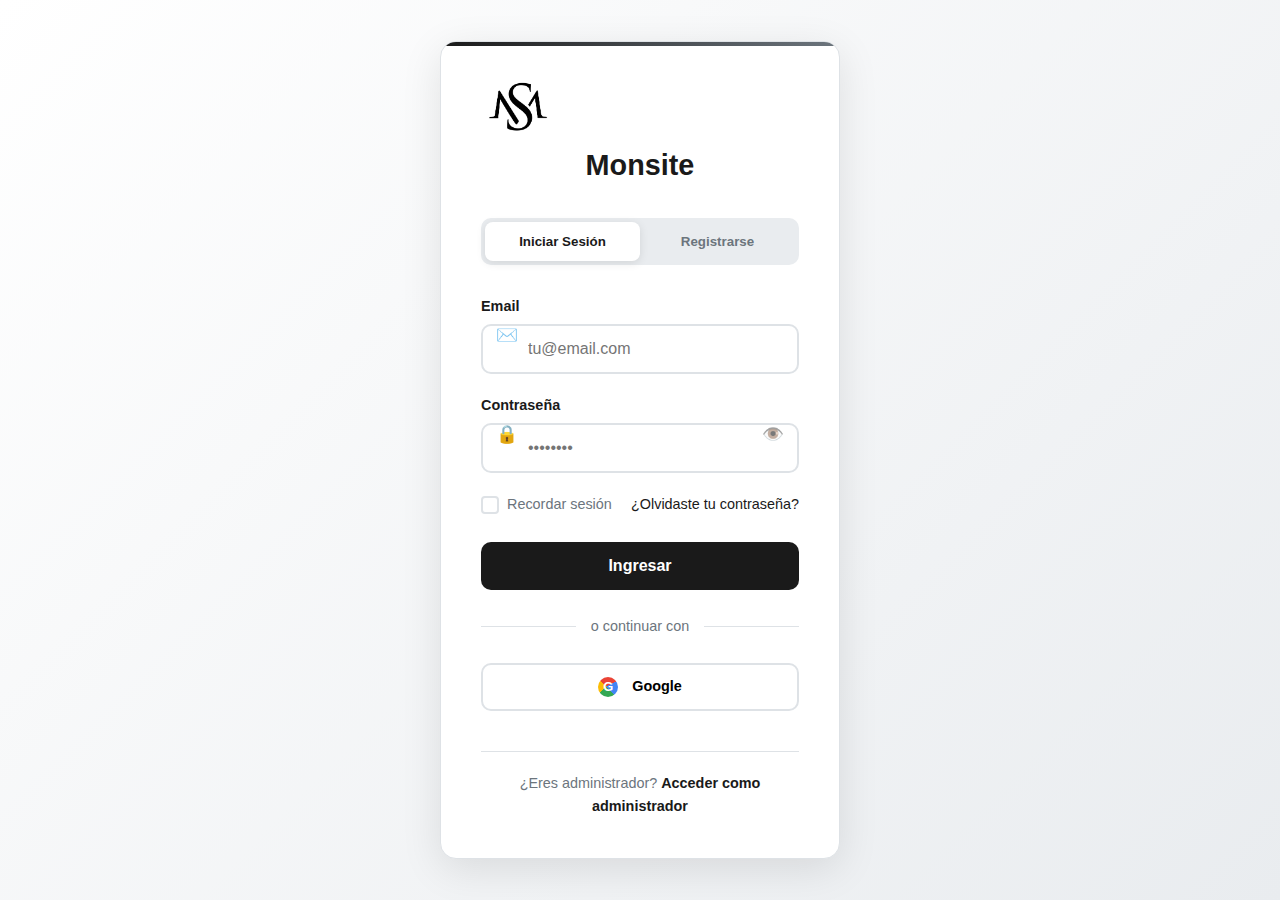
<file: login.html>
<!DOCTYPE html>
<html lang="es">
<head>
    <meta charset="UTF-8">
    <meta name="viewport" content="width=device-width, initial-scale=1.0">
    <title>Iniciar Sesión - Monsite</title>
    
    <meta name="viewport" content="width=device-width, initial-scale=1.0">
    <link rel="stylesheet" href="css/styles.css">
    <link rel="stylesheet" href="css/auth.css">
</head>
<body class="auth-body">
    <div class="auth-container">
        <div class="auth-card">
            <!-- Logo -->
            <div class="auth-logo">
                <img src="images/logo.jpg" alt="HairIA">
                <h1>Monsite</h1>
            </div>

            <!-- Pestañas Login/Registro -->
            <div class="auth-tabs">
                <button class="tab-btn active" data-tab="login">Iniciar Sesión</button>
                <button class="tab-btn" data-tab="register">Registrarse</button>
            </div>

            <!-- Formulario Login -->
            <form class="auth-form active" id="loginForm" data-form="login">
                <div class="form-group">
                    <label for="loginEmail">Email</label>
                    <input type="email" id="loginEmail" required placeholder="tu@email.com">
                    <span class="input-icon">✉️</span>
                </div>
                
                <div class="form-group">
                    <label for="loginPassword">Contraseña</label>
                    <input type="password" id="loginPassword" required placeholder="••••••••">
                    <span class="input-icon">🔒</span>
                    <button type="button" class="toggle-password" data-target="loginPassword">👁️</button>
                </div>

                <div class="form-options">
                    <label class="checkbox-container">
                        <input type="checkbox" id="rememberMe">
                        <span class="checkmark"></span>
                        Recordar sesión
                    </label>
                    <a href="#" class="forgot-password">¿Olvidaste tu contraseña?</a>
                </div>

                <button type="submit" class="auth-btn">
                    <span class="btn-text">Ingresar</span>
                    <span class="btn-loading">⏳</span>
                </button>

                <div class="auth-divider">
                    <span>o continuar con</span>
                </div>

                <button type="button" class="social-btn google-btn">
                    <span>Google</span>
                </button>

                <div class="auth-mode-switcher">
                    <p>¿Eres administrador? 
                        <a href="#" id="switchToAdminMode">Acceder como administrador</a>
                    </p>
                </div>
            </form>

            <!-- Formulario Registro -->
            <form class="auth-form" id="registerForm" data-form="register">
                <div class="form-group">
                    <label for="registerName">Nombre Completo</label>
                    <input type="text" id="registerName" required placeholder="Juan Pérez">
                    <span class="input-icon">👤</span>
                </div>

                <div class="form-group">
                    <label for="registerEmail">Email</label>
                    <input type="email" id="registerEmail" required placeholder="tu@email.com">
                    <span class="input-icon">✉️</span>
                </div>
                
                <div class="form-group">
                    <label for="registerPassword">Contraseña</label>
                    <input type="password" id="registerPassword" required placeholder="••••••••">
                    <span class="input-icon">🔒</span>
                    <button type="button" class="toggle-password" data-target="registerPassword">👁️</button>
                </div>

                <div class="form-group">
                    <label for="registerConfirmPassword">Confirmar Contraseña</label>
                    <input type="password" id="registerConfirmPassword" required placeholder="••••••••">
                    <span class="input-icon">🔒</span>
                    <button type="button" class="toggle-password" data-target="registerConfirmPassword">👁️</button>
                </div>

                <div class="form-options">
                    <label class="checkbox-container">
                        <input type="checkbox" id="acceptTerms" required>
                        <span class="checkmark"></span>
                        Acepto los <a href="#">términos y condiciones</a>
                    </label>
                </div>

                <button type="submit" class="auth-btn">
                    <span class="btn-text">Crear Cuenta</span>
                    <span class="btn-loading">⏳</span>
                </button>

                <div class="auth-mode-switcher">
                    <p>¿Eres administrador? 
                        <a href="#" id="switchToAdminModeRegister">Acceder como administrador</a>
                    </p>
                </div>
            </form>

            <!-- Login Administrador -->
            <form class="auth-form admin-form" id="adminForm" data-form="admin">
                <div class="admin-badge">
                    <span>🔧 Panel Administrador</span>
                </div>

                <div class="form-group">
                    <label for="adminEmail">Email Administrador</label>
                    <input type="email" id="adminEmail" required placeholder="admin@hairia.com">
                    <span class="input-icon">⚙️</span>
                </div>
                
                <div class="form-group">
                    <label for="adminPassword">Contraseña</label>
                    <input type="password" id="adminPassword" required placeholder="••••••••">
                    <span class="input-icon">🔒</span>
                    <button type="button" class="toggle-password" data-target="adminPassword">👁️</button>
                </div>

                <button type="submit" class="auth-btn admin-btn">
                    <span class="btn-text">Acceder al Panel</span>
                    <span class="btn-loading">⏳</span>
                </button>

                <div class="auth-mode-switcher">
                    <p>¿Eres cliente? 
                        <a href="#" id="switchToClientMode">Acceder como cliente</a>
                    </p>
                </div>
            </form>
        </div>

        <!-- Notificaciones -->
        <div class="notification" id="notification"></div>
    </div>

    <script src="js/auth.js"></script>

    <!-- Script de inicialización para garantizar funcionamiento -->
    <script>
    // Inicialización adicional para garantizar que todo funcione
    document.addEventListener('DOMContentLoaded', function() {
        console.log('✅ login.html cargado correctamente');
        
        // Verificar si hay usuario logueado (para redirección)
        const currentUser = JSON.parse(localStorage.getItem('hairia_current_user') || sessionStorage.getItem('hairia_current_user') || 'null');
        if (currentUser) {
            console.log('👤 Usuario ya logueado, redirigiendo...');
            if (currentUser.role === 'admin') {
                window.location.href = 'admin/admin.html';
            } else {
                window.location.href = 'index.html';
            }
        }
    });
    </script>
</body>
</html>
</file>
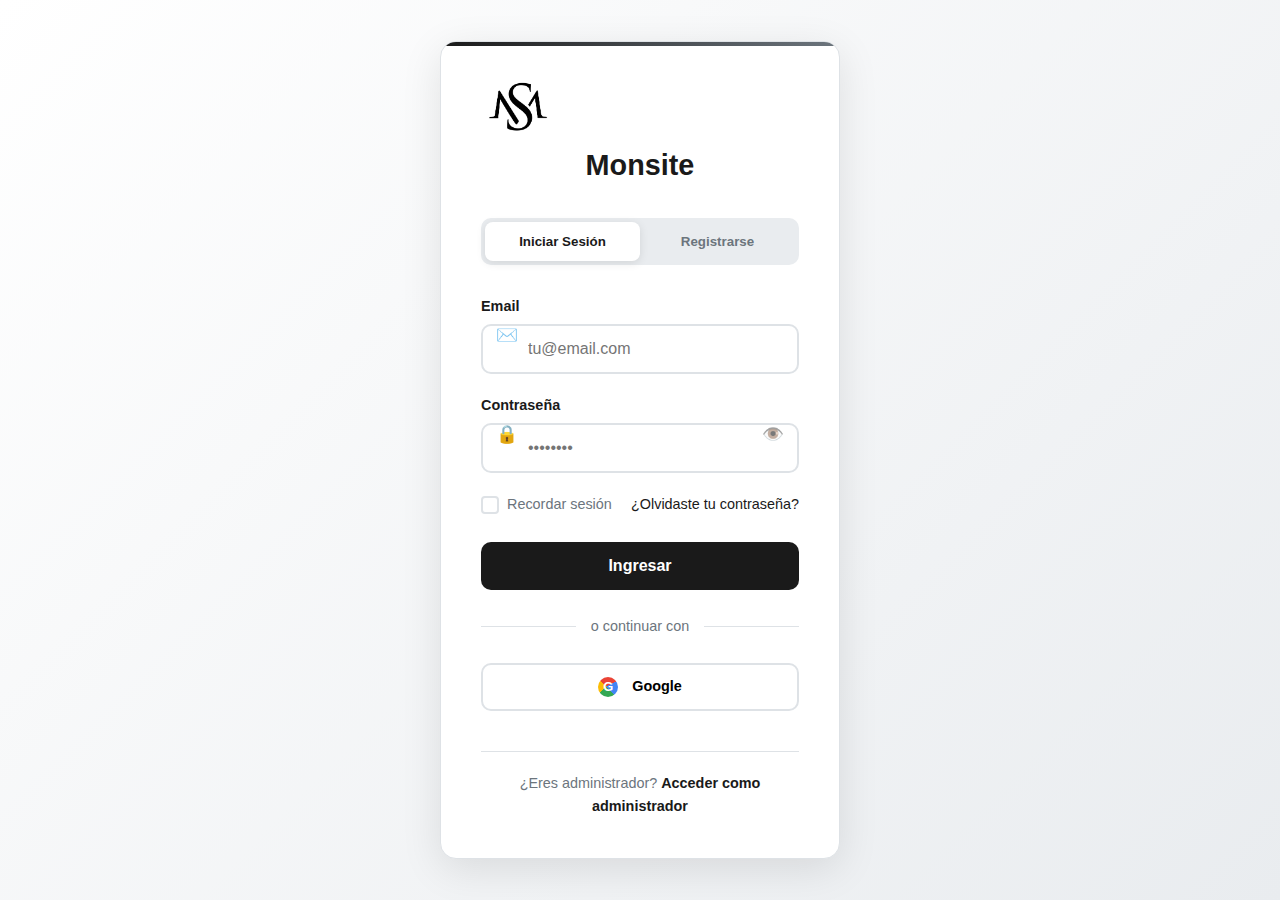
<file: admin/admin-brands.html>
<!DOCTYPE html>
<html lang="es">
<head>
    <meta charset="UTF-8">
    <meta name="viewport" content="width=device-width, initial-scale=1.0">
    <title>Gestión de Marcas - Panel Admin</title>
    <link rel="stylesheet" href="../css/styles.css">
    <link rel="stylesheet" href="../css/admin.css">
</head>
<body>
    <div class="admin-container">
        <aside class="admin-sidebar">
            <div class="admin-logo">
                <img src="../images/logo.jpg" alt="Monsite Admin">
                <h2>Panel Admin</h2>
            </div>
            
            <div class="theme-toggle-container">
                <button class="theme-toggle-btn" id="themeToggle">
                    <span class="theme-slider">
                        <span class="theme-knob"></span>
                    </span>
                    <span class="theme-text">Modo Oscuro</span>
                </button>
            </div>
            
            <nav class="admin-nav">
                <a href="admin.html" class="nav-item">📊 Dashboard</a>
                <a href="admin-products.html" class="nav-item">🛍️ Productos</a>
                <a href="admin-categories.html" class="nav-item">📁 Categorías</a>
                <a href="admin-brands.html" class="nav-item active">🏷️ Marcas</a>
                <!-- ELIMINADO: <a href="admin-brands.html" class="nav-item">🏷️ Marcas</a> -->
            </nav>
            
            <div class="admin-footer">
                <button onclick="logoutUser()" class="logout-btn">🚪 Cerrar Sesión</button>
            </div>
        </aside>

        <main class="admin-main">
            <header class="admin-header">
                <div class="admin-welcome">
                    <h1>Gestión de Marcas</h1>
                    <p>Administra las marcas de tus productos</p>
                </div>
                <div class="admin-actions">
                    <button class="btn-primary" onclick="showBrandForm()">+ Nueva Marca</button>
                </div>
            </header>

            <!-- Stats -->
            <div class="stats-grid">
                <div class="stat-card">
                    <div class="stat-icon">🏷️</div>
                    <div class="stat-info">
                        <h3 id="totalBrands">0</h3>
                        <p>Total Marcas</p>
                    </div>
                </div>
                <div class="stat-card">
                    <div class="stat-icon">🛍️</div>
                    <div class="stat-info">
                        <h3 id="brandsWithProducts">0</h3>
                        <p>Marcas con Productos</p>
                    </div>
                </div>
            </div>

            <!-- Formulario de Marca -->
            <div class="form-modal" id="brandFormModal">
                <div class="modal-content">
                    <div class="modal-header">
                        <h3 id="brandFormTitle">Nueva Marca</h3>
                        <button class="close-modal" onclick="hideBrandForm()">×</button>
                    </div>
                    <form id="brandForm">
                        <input type="hidden" id="brandId">
                        
                        <div class="form-row">
                            <div class="form-group">
                                <label>Nombre de la Marca *</label>
                                <input type="text" id="brandName" required placeholder="Ej: Olaplex, Kérastase...">
                            </div>
                            <div class="form-group">
                                <label>ID de la Marca *</label>
                                <input type="text" id="brandIdInput" required placeholder="Ej: olaplex, kerastase">
                                <small>Usa solo letras minúsculas y sin espacios</small>
                            </div>
                        </div>

                        <div class="form-group">
                            <label>Descripción</label>
                            <textarea id="brandDescription" rows="3" placeholder="Describe esta marca..."></textarea>
                        </div>

                        <div class="form-group">
                            <label>Logo de la Marca</label>
                            <div class="image-upload-container">
                                <input type="file" id="brandLogo" accept="image/*" class="image-input">
                                <div class="image-preview" id="logoPreview">
                                    <span>🖼️ Haz clic para subir logo</span>
                                </div>
                            </div>
                        </div>

                        <div class="form-group checkbox-group">
                            <input type="checkbox" id="brandActive" checked>
                            <label for="brandActive">Marca Activa</label>
                        </div>

                        <div class="form-actions">
                            <button type="button" class="btn-secondary" onclick="hideBrandForm()">Cancelar</button>
                            <button type="submit" class="btn-primary">Guardar Marca</button>
                        </div>
                    </form>
                </div>
            </div>

            <!-- Lista de Marcas -->
            <div class="categories-grid-admin">
                <div id="brandsList">
                    <!-- Marcas se cargan dinámicamente -->
                </div>
            </div>
        </main>
    </div>
    <script src="../js/admin.js"></script>
    <script src="../js/auth.js"></script>
    <script src="../js/admin-brands.js"></script>
</body>
</html>
</file>
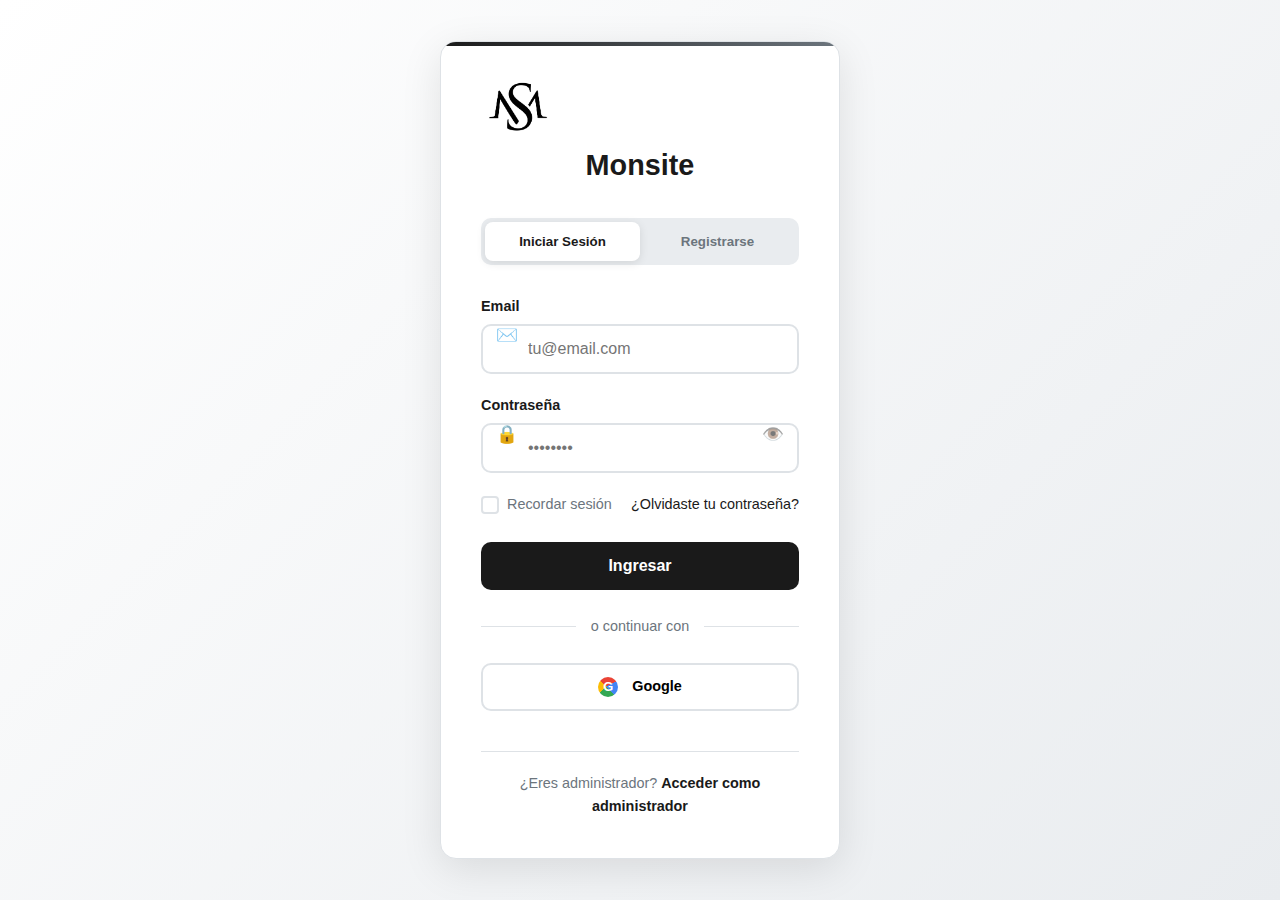
<file: admin/admin-categories.html>
<!DOCTYPE html>
<html lang="es">
<head>
    <meta charset="UTF-8">
    <meta name="viewport" content="width=device-width, initial-scale=1.0">
    <title>Gestión de Categorías - HairIA Admin</title>
    <link rel="stylesheet" href="../css/styles.css">
    <link rel="stylesheet" href="../css/admin.css">
</head>
<body>
    <div class="admin-container">
        <aside class="admin-sidebar">
            <div class="admin-logo">
                <img src="../images/logo.jpg" alt="HairIA Admin">
                <h2>Panel Admin</h2>
            </div>
            <nav class="admin-nav">
                <a href="admin.html" class="nav-item">📊 Dashboard</a>
                <a href="admin-products.html" class="nav-item">🛍️ Productos</a>
                <a href="admin-categories.html" class="nav-item active">📁 Categorías</a>
            </nav>
            <div class="admin-footer">
                <button onclick="logoutUser()" class="logout-btn">🚪 Cerrar Sesión</button>
            </div>
        </aside>

        <main class="admin-main">
            <header class="admin-header">
                <div class="admin-welcome">
                    <h1>Gestión de Categorías</h1>
                    <p>Organiza tus productos por categorías</p>
                </div>
                <div class="admin-actions">
                    <button class="btn-primary" onclick="showCategoryForm()">+ Nueva Categoría</button>
                </div>
            </header>

            <!-- Lista de Categorías -->
            <div class="categories-grid-admin">
                <div id="categoriesList">
                    <!-- Categorías se cargan dinámicamente -->
                </div>
            </div>

            <!-- Formulario de Categoría -->
            <div class="form-modal" id="categoryFormModal">
                <div class="modal-content">
                    <div class="modal-header">
                        <h3 id="categoryFormTitle">Nueva Categoría</h3>
                        <button class="close-modal" onclick="hideCategoryForm()">×</button>
                    </div>
                    <form id="categoryForm">
                        <input type="hidden" id="categoryId">
                        
                        <div class="form-group">
                            <label>Nombre de la Categoría *</label>
                            <input type="text" id="categoryName" required placeholder="Ej: Shampoos, Tratamientos...">
                        </div>
                        
                        <div class="form-group">
                            <label>ID de la Categoría *</label>
                            <input type="text" id="categoryIdInput" required placeholder="Ej: shampoo, tratamiento">
                            <small>Usa solo letras minúsculas y sin espacios</small>
                        </div>
                        
                        <div class="form-group">
                            <label>Color de la Categoría</label>
                            <input type="color" id="categoryColor" value="#1a1a1a">
                        </div>
                        
                        <div class="form-group">
                            <label>Descripción</label>
                            <textarea id="categoryDescription" rows="3" placeholder="Describe esta categoría..."></textarea>
                        </div>

                        <div class="form-actions">
                            <button type="button" class="btn-secondary" onclick="hideCategoryForm()">Cancelar</button>
                            <button type="submit" class="btn-primary">Guardar Categoría</button>
                        </div>
                    </form>
                </div>
            </div>
        </main>
    </div>

    <script src="../js/auth.js"></script>
    <script src="../js/admin-categories.js"></script>
</body>
</html>
</file>
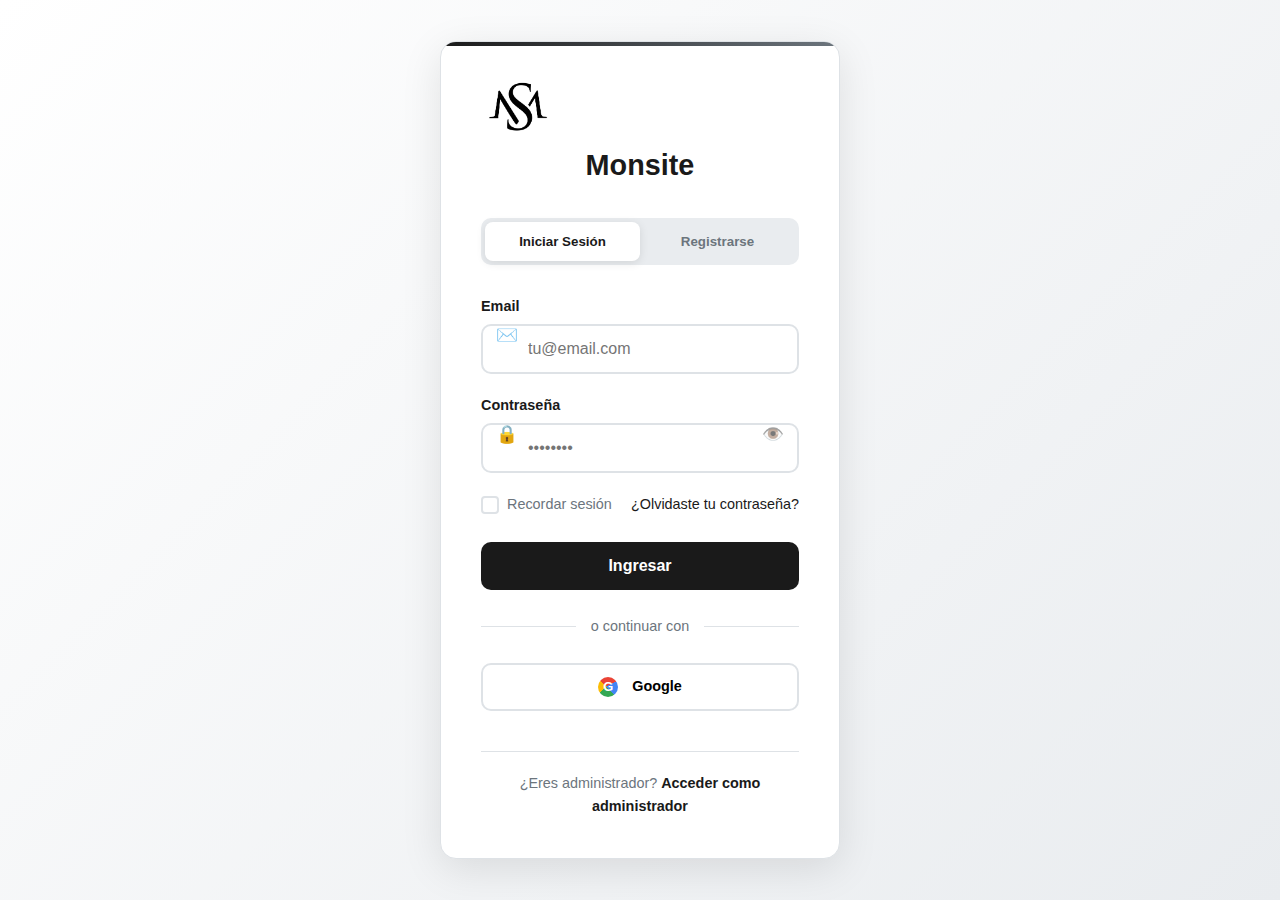
<file: admin/admin-products.html>
<!DOCTYPE html>
<html lang="es">

<head>
    <meta charset="UTF-8">
    <meta name="viewport" content="width=device-width, initial-scale=1.0">
    <title>Gestión de Productos</title>
    <meta name="viewport" content="width=device-width, initial-scale=1.0">
    <link rel="stylesheet" href="../css/styles.css">
    <link rel="stylesheet" href="../css/admin.css">
</head>

<body>
    <div class="admin-container">
        <!-- Sidebar -->
        <aside class="admin-sidebar">
            <div class="admin-logo">
                <img src="../images/logo.jpg" alt="Monsite Admin">
                <h2>Panel Admin</h2>
            </div>

            <!-- Botón toggle arriba de todo -->
            <div class="theme-toggle-container">
                <button class="theme-toggle-btn" id="themeToggle">
                    <span class="theme-slider">
                        <span class="theme-knob"></span>
                    </span>
                    <span class="theme-text">Modo Oscuro</span>
                </button>
            </div>

            <nav class="admin-nav">
                <a href="admin.html" class="nav-item">📊 Dashboard</a>
                <a href="admin-products.html" class="nav-item">🛍️ Productos</a>
                <a href="admin-categories.html" class="nav-item">📁 Categorías</a>
                 <a href="admin-brands.html" class="nav-item">🏷️ Marcas</a>
            </nav>

            <div class="admin-footer">
                <button onclick="logoutUser()" class="logout-btn">🚪 Cerrar Sesión</button>
            </div>
        </aside>

        <!-- Main Content -->
        <main class="admin-main">
            <header class="admin-header">
                <div class="admin-welcome">
                    <h1>Gestión de Productos</h1>
                    <p>Administra todos los productos de tu catálogo</p>
                </div>
                <div class="admin-actions">
                    <button class="btn-primary" onclick="showProductForm()">+ Nuevo Producto</button>
                </div>
            </header>

            <!-- Stats -->
            <div class="stats-grid">
                <div class="stat-card">
                    <div class="stat-icon">🛍️</div>
                    <div class="stat-info">
                        <h3 id="totalProducts">0</h3>
                        <p>Total Productos</p>
                    </div>
                </div>
                <div class="stat-card">
                    <div class="stat-icon">⭐</div>
                    <div class="stat-info">
                        <h3 id="featuredProducts">0</h3>
                        <p>Destacados</p>
                    </div>
                </div>
                <div class="stat-card">
                    <div class="stat-icon">📦</div>
                    <div class="stat-info">
                        <h3 id="lowStockProducts">0</h3>
                        <p>Stock Bajo</p>
                    </div>
                </div>
                <div class="stat-card">
                    <div class="stat-icon">🏷️</div>
                    <div class="stat-info">
                        <h3 id="discountProducts">0</h3>
                        <p>En Descuento</p>
                    </div>
                </div>
            </div>

            <!-- Formulario de Producto -->
<div class="form-modal" id="productFormModal">
    <div class="modal-content">
        <div class="modal-header">
            <h3 id="productFormTitle">Nuevo Producto</h3>
            <button class="close-modal" onclick="hideProductForm()">×</button>
        </div>
        <form id="productForm" enctype="multipart/form-data">
            <input type="hidden" id="productId">
            
            <!-- INFORMACIÓN BÁSICA -->
            <div class="form-section">
                <h4>📋 Información Básica</h4>
                <div class="form-row">
                    <div class="form-group">
                        <label>Nombre del Producto *</label>
                        <input type="text" id="productName" required placeholder="Ej: Shampoo Reparador Intenso">
                    </div>
                    <div class="form-group">
                        <label>SKU (Código único) *</label>
                        <input type="text" id="productSKU" required placeholder="Ej: SHR-001">
                    </div>
                </div>

                <div class="form-row">
                    <div class="form-group">
                        <label>Categoría *</label>
                        <select id="productCategory" required>
                            <option value="">Seleccionar categoría</option>
                        </select>
                    </div>
                    <div class="form-group">
                        <label>Marca</label>
                        <select id="productBrand">
                            <option value="">Sin marca</option>
                        </select>
                    </div>
                </div>
            </div>

            <!-- PRECIOS Y DESCUENTOS -->
            <div class="form-section">
                <h4>💰 Precios</h4>
                <div class="form-row">
                    <div class="form-group">
                        <label>Precio Normal *</label>
                        <input type="number" id="productPrice" step="1" min="0" required placeholder="19990">
                    </div>
                    <div class="form-group">
                        <label>Tipo de Descuento</label>
                        <select id="discountType" onchange="toggleDiscountFields()">
                            <option value="none">Sin descuento</option>
                            <option value="percentage">Porcentaje %</option>
                            <option value="amount">Monto fijo $</option>
                        </select>
                    </div>
                </div>

                <div class="form-row" id="discountFields" style="display: none;">
                    <div class="form-group" id="percentageField">
                        <label>Descuento %</label>
                        <input type="number" id="productDiscountPercent" min="1" max="99" placeholder="20">
                    </div>
                    <div class="form-group" id="amountField"> 
                        <label>Descuento $</label>
                        <input type="number" id="productDiscountAmount" step="1" min="0" placeholder="5000">
                    </div>
                </div>

                <div class="form-row">
                    <div class="form-group">
                        <label>Precio Final</label>
                        <input type="text" id="finalPrice" readonly placeholder="Se calculará automáticamente" style="background: var(--admin-bg);">
                    </div>
                </div>
            </div>

            <!-- INVENTARIO -->
            <div class="form-section">
                <h4>📦 Inventario</h4>
                <div class="form-row">
                    <div class="form-group">
                        <label>Stock Disponible *</label>
                        <input type="number" id="productStock" required placeholder="0">
                    </div>
                    <div class="form-group">
                        <label>Stock Mínimo</label>
                        <input type="number" id="productMinStock" placeholder="5">
                    </div>
                </div>

                <div class="form-row">
                    <div class="form-group">
                        <label>Peso/Cantidad</label>
                        <div class="quantity-container">
                            <input type="number" id="productQuantity" step="0.01" placeholder="0">
                            <select id="productUnit">
                                <option value="ml">ml</option>
                                <option value="gr">gr</option>
                                <option value="unidad">unidad</option>
                                <option value="pack">pack</option>
                            </select>
                        </div>
                    </div>
                </div>
            </div>

            <!-- DESCRIPCIÓN Y DETALLES -->
            <div class="form-section">
                <h4>📝 Descripción</h4>
                <div class="form-group">
                    <label>Descripción del Producto *</label>
                    <textarea id="productDescription" required rows="4" placeholder="Describe las características y beneficios del producto..."></textarea>
                </div>

                <div class="form-group">
                    <label>Ingredientes Principales</label>
                    <textarea id="productIngredients" rows="3" placeholder="Lista los ingredientes principales..."></textarea>
                </div>

                <div class="form-group">
                    <label>Modo de Uso</label>
                    <textarea id="productUsage" rows="2" placeholder="Instrucciones de uso..."></textarea>
                </div>
            </div>

            <!-- CONFIGURACIONES ADICIONALES -->
            <div class="form-section">
                <h4>⚙️ Configuraciones</h4>
                <div class="form-row">
                    <div class="form-group checkbox-group">
                        <input type="checkbox" id="productFeatured">
                        <label for="productFeatured">⭐ Producto Destacado</label>
                    </div>
                    <div class="form-group checkbox-group">
                        <input type="checkbox" id="productActive" checked>
                        <label for="productActive">✅ Producto Activo</label>
                    </div>
                    <div class="form-group checkbox-group">
                        <input type="checkbox" id="productTrackStock" checked>
                        <label for="productTrackStock">📊 Controlar Stock</label>
                    </div>
                </div>
            </div>

            <!-- IMAGEN -->
            <div class="form-section">
                <h4>🖼️ Imagen del Producto</h4>
                <div class="form-group">
                    <label>Imagen del Producto</label>
                    <div class="image-upload-container">
                        <input type="file" id="productImage" accept="image/*" class="image-input">
                        <div class="image-preview" id="imagePreview">
                            <span>📷 Haz clic para subir imagen</span>
                        </div>
                    </div>
                </div>
            </div>

            <!-- ACCIONES -->
            <div class="form-actions">
                <button type="button" class="btn-secondary" onclick="hideProductForm()">Cancelar</button>
                <button type="submit" class="btn-primary">Guardar Producto</button>
            </div>
        </form>
    </div>
</div>

            <!-- Lista de Productos -->
            <div class="products-table-container">
                <div class="table-header">
                    <h3>Todos los Productos</h3>
                    <div class="table-actions">
                        <input type="text" id="productSearch" placeholder="Buscar productos...">
                        <select id="categoryFilter">
                            <option value="">Todas las categorías</option>
                        </select>
                    </div>
                </div>
                <div class="table-responsive">
                    <table class="products-table">
                        <thead>
                            <tr>
                                <th>Imagen</th>
                                <th>Producto</th>
                                <th>SKU</th>
                                <th>Precio</th>
                                <th>Categoría</th>
                                <th>Stock</th>
                                <th>Estado</th>
                                <th>Acciones</th>
                            </tr>
                        </thead>
                        <tbody id="productsTableBody">
                            <!-- Productos cargados dinámicamente -->
                        </tbody>
                    </table>
                </div>
            </div>
        </main>
    </div>

    <script src="../js/auth.js"></script>
    <script src="../js/admin-products.js"></script>
    <script src="../js/theme-toggle.js"></script>
</body>

</html>
</file>
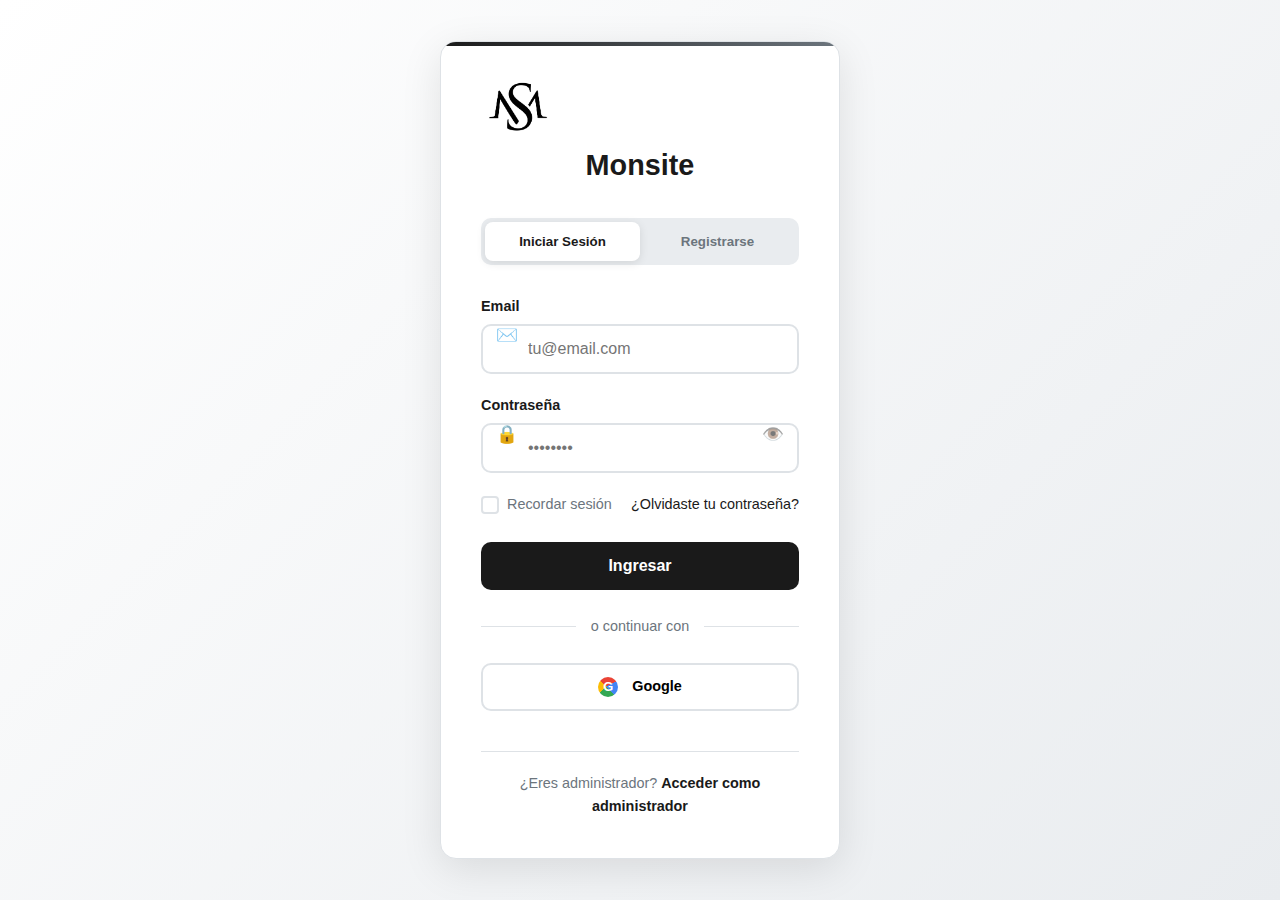
<file: admin/admin.html>
<!DOCTYPE html>
<html lang="es">

<head>
    <meta charset="UTF-8">
    <meta name="viewport" content="width=device-width, initial-scale=1.0">
    <title>Panel Admin </title>
    <meta name="viewport" content="width=device-width, initial-scale=1.0">
    <link rel="stylesheet" href="../css/styles.css">
    <link rel="stylesheet" href="../css/admin.css">
</head>

<body>
    <div class="admin-container">
        <!-- Sidebar -->
        <aside class="admin-sidebar">
            <div class="admin-logo">
                <img src="../images/logo.jpg" alt="HairIA Admin">
                <h2>Panel Admin</h2>
                <nav class="admin-nav">
                    <a href="#" class="nav-item active">📊 Dashboard</a>
                    <a href="admin-products.html" class="nav-item">🛍️ Productos</a>
                    <a href="admin-categories.html" class="nav-item">📁 Categorías</a>
                </nav>
                <div class="admin-footer">
                    <button onclick="logoutUser()" class="logout-btn">🚪 Cerrar Sesión</button>
                </div>
        </aside>

        <!-- Main Content -->
        <main class="admin-main">
            <header class="admin-header">
                <div class="admin-welcome">
                    <h1>Panel de Administración</h1>
                    <p>Bienvenido al centro de control de Monsite</p>
                </div>
            </header>

            <!-- Stats Dashboard -->
            <div class="stats-grid">
                <div class="stat-card">
                    <div class="stat-icon">🛍️</div>
                    <div class="stat-info">
                        <h3 id="totalProducts">0</h3>
                        <p>Total Productos</p>
                    </div>
                </div>
                <div class="stat-card">
                    <div class="stat-icon">⭐</div>
                    <div class="stat-info">
                        <h3 id="featuredProducts">0</h3>
                        <p>Destacados</p>
                    </div>
                </div>
                <div class="stat-card">
                    <div class="stat-icon">📁</div>
                    <div class="stat-info">
                        <h3 id="totalCategories">0</h3>
                        <p>Categorías</p>
                    </div>
                </div>
                <div class="stat-card">
                    <div class="stat-icon">📦</div>
                    <div class="stat-info">
                        <h3 id="lowStockProducts">0</h3>
                        <p>Stock Bajo</p>
                    </div>
                </div>
            </div>

            <!-- Quick Actions -->
            <div class="quick-actions-grid">
                <a href="admin-products.html" class="action-card">
                    <div class="action-icon">🛍️</div>
                    <h3>Gestionar Productos</h3>
                    <p>Agregar, editar o eliminar productos del catálogo</p>
                    <span class="action-arrow">→</span>
                </a>

                <a href="admin-categories.html" class="action-card">
                    <div class="action-icon">📁</div>
                    <h3>Gestionar Categorías</h3>
                    <p>Organizar productos por categorías</p>
                    <span class="action-arrow">→</span>
                </a>

                <div class="action-card coming-soon">
                    <div class="action-icon">📦</div>
                    <h3>Gestión de Órdenes</h3>
                    <p>Próximamente - Ver y gestionar pedidos</p>
                    <span class="action-badge">Próximo</span>
                </div>

                <div class="action-card coming-soon">
                    <div class="action-icon">👥</div>
                    <h3>Gestión de Clientes</h3>
                    <p>Próximamente - Administrar usuarios</p>
                    <span class="action-badge">Próximo</span>
                </div>
            </div>

            <!-- Recent Activity -->
            <div class="recent-activity">
                <h3>Actividad Reciente</h3>
                <div class="activity-list" id="recentActivity">
                    <div class="activity-item">
                        <div class="activity-icon">🛍️</div>
                        <div class="activity-content">
                            <p>Bienvenido al Panel de Administración</p>
                            <span class="activity-time">Recién iniciado</span>
                        </div>
                    </div>
                </div>
            </div>
        </main>
    </div>


    <script src="../js/admin.js"></script>
</body>

</html>
</file>
<file: css/auth.css>
/* Auth Layout */
.auth-body {
    margin: 0;
    padding: 0;
    min-height: 100vh;
    background: linear-gradient(135deg, var(--primary-white) 0%, var(--light-gray) 100%);
    display: flex;
    align-items: center;
    justify-content: center;
    font-family: 'Segoe UI', Tahoma, Geneva, Verdana, sans-serif;
}

.auth-container {
    width: 100%;
    max-width: 440px;
    padding: 20px;
}

.auth-card {
    background: var(--primary-white);
    border-radius: 16px;
    box-shadow: 0 10px 40px rgba(0, 0, 0, 0.1);
    padding: 40px;
    border: 1px solid var(--border-color);
    position: relative;
    overflow: hidden;
}

.auth-card::before {
    content: '';
    position: absolute;
    top: 0;
    left: 0;
    right: 0;
    height: 4px;
    background: linear-gradient(90deg, var(--primary-black) 0%, var(--accent-gray) 100%);
}

/* Logo Auth */
.auth-logo {
    text-align: center;
    margin-bottom: 30px;
}

.auth-logo img {
    height: 50px;
    margin-bottom: 10px;
}

.auth-logo h1 {
    font-size: 1.8rem;
    font-weight: 700;
    color: var(--primary-black);
    margin: 0;
}

/* Tabs */
.auth-tabs {
    display: flex;
    background: var(--light-gray);
    border-radius: 10px;
    padding: 4px;
    margin-bottom: 30px;
}

.tab-btn {
    flex: 1;
    padding: 12px;
    border: none;
    background: transparent;
    border-radius: 8px;
    cursor: pointer;
    font-weight: 600;
    color: var(--accent-gray);
    transition: var(--transition);
}

.tab-btn.active {
    background: var(--primary-white);
    color: var(--primary-black);
    box-shadow: var(--shadow);
}

/* Forms */
.auth-form {
    display: none;
}

.auth-form.active {
    display: block;
    animation: fadeIn 0.5s ease;
}

@keyframes fadeIn {
    from { opacity: 0; transform: translateY(10px); }
    to { opacity: 1; transform: translateY(0); }
}

.form-group {
    position: relative;
    margin-bottom: 20px;
}

.form-group label {
    display: block;
    margin-bottom: 6px;
    font-weight: 600;
    color: var(--primary-black);
    font-size: 0.9rem;
}

.form-group input {
    width: 100%;
    padding: 14px 45px 14px 45px;
    border: 2px solid var(--border-color);
    border-radius: 10px;
    font-size: 1rem;
    transition: var(--transition);
    background: var(--primary-white);
}

.form-group input:focus {
    outline: none;
    border-color: var(--primary-black);
    box-shadow: 0 0 0 3px rgba(26, 26, 26, 0.1);
}

.input-icon {
    position: absolute;
    left: 15px;
    top: 50%;
    transform: translateY(-50%);
    font-size: 1.1rem;
}

.toggle-password {
    position: absolute;
    right: 15px;
    top: 50%;
    transform: translateY(-50%);
    background: none;
    border: none;
    cursor: pointer;
    font-size: 1.1rem;
    opacity: 0.6;
    transition: var(--transition);
}

.toggle-password:hover {
    opacity: 1;
}

/* Form Options */
.form-options {
    display: flex;
    justify-content: space-between;
    align-items: center;
    margin-bottom: 25px;
    font-size: 0.9rem;
}

.checkbox-container {
    display: flex;
    align-items: center;
    cursor: pointer;
    color: var(--accent-gray);
}

.checkbox-container input {
    display: none;
}

.checkmark {
    width: 18px;
    height: 18px;
    border: 2px solid var(--border-color);
    border-radius: 4px;
    margin-right: 8px;
    position: relative;
    transition: var(--transition);
}

.checkbox-container input:checked + .checkmark {
    background: var(--primary-black);
    border-color: var(--primary-black);
}

.checkbox-container input:checked + .checkmark::after {
    content: '✓';
    position: absolute;
    color: white;
    font-size: 12px;
    top: 50%;
    left: 50%;
    transform: translate(-50%, -50%);
}

.forgot-password {
    color: var(--primary-black);
    text-decoration: none;
    font-weight: 500;
    transition: var(--transition);
}

.forgot-password:hover {
    text-decoration: underline;
}

/* Auth Button */
.auth-btn {
    width: 100%;
    padding: 15px;
    background: var(--primary-black);
    color: var(--primary-white);
    border: none;
    border-radius: 10px;
    font-size: 1rem;
    font-weight: 600;
    cursor: pointer;
    transition: var(--transition);
    position: relative;
    overflow: hidden;
}

.auth-btn:hover {
    background: var(--secondary-black);
    transform: translateY(-2px);
    box-shadow: 0 5px 15px rgba(0, 0, 0, 0.2);
}

.auth-btn:active {
    transform: translateY(0);
}

.btn-loading {
    display: none;
}

.auth-btn.loading .btn-text {
    display: none;
}

.auth-btn.loading .btn-loading {
    display: inline-block;
    animation: spin 1s linear infinite;
}

@keyframes spin {
    0% { transform: rotate(0deg); }
    100% { transform: rotate(360deg); }
}

/* Divider */
.auth-divider {
    text-align: center;
    margin: 25px 0;
    position: relative;
    color: var(--accent-gray);
    font-size: 0.9rem;
}

.auth-divider::before {
    content: '';
    position: absolute;
    top: 50%;
    left: 0;
    right: 0;
    height: 1px;
    background: var(--border-color);
}

.auth-divider span {
    background: var(--primary-white);
    padding: 0 15px;
    position: relative;
}

/* Social Button */
.social-btn {
    width: 100%;
    padding: 12px;
    border: 2px solid var(--border-color);
    background: var(--primary-white);
    border-radius: 10px;
    font-size: 0.9rem;
    font-weight: 600;
    cursor: pointer;
    transition: var(--transition);
    margin-bottom: 15px;
}

.social-btn:hover {
    border-color: var(--primary-black);
    background: var(--light-gray);
}

.google-btn::before {
    content: 'G';
    display: inline-block;
    width: 20px;
    height: 20px;
    background: conic-gradient(from -45deg, #ea4335 110deg, #4285f4 90deg 180deg, #34a853 180deg 270deg, #fbbc05 270deg) 73% 55%/150% 150% no-repeat;
    border-radius: 50%;
    margin-right: 10px;
    font-weight: bold;
    color: white;
    text-align: center;
    line-height: 20px;
    font-size: 0.8rem;
}

/* Admin Styles */
.admin-access {
    text-align: center;
    margin-top: 20px;
    padding-top: 20px;
    border-top: 1px solid var(--border-color);
}

.admin-access a {
    color: var(--accent-gray);
    text-decoration: none;
    font-size: 0.9rem;
    transition: var(--transition);
}

.admin-access a:hover {
    color: var(--primary-black);
}

.admin-form {
    display: none;
}

.admin-badge {
    text-align: center;
    background: var(--light-gray);
    padding: 8px;
    border-radius: 8px;
    margin-bottom: 20px;
    font-weight: 600;
    color: var(--primary-black);
}

.admin-btn {
    background: linear-gradient(135deg, var(--primary-black) 0%, #404040 100%);
}

.back-to-login {
    text-align: center;
    margin-top: 20px;
}

.back-to-login a {
    color: var(--accent-gray);
    text-decoration: none;
    font-size: 0.9rem;
    transition: var(--transition);
}

.back-to-login a:hover {
    color: var(--primary-black);
}

/* Notification */
.notification {
    position: fixed;
    top: 20px;
    right: 20px;
    padding: 15px 20px;
    border-radius: 10px;
    color: white;
    font-weight: 500;
    z-index: 1000;
    transform: translateX(400px);
    transition: transform 0.3s ease;
}

.notification.show {
    transform: translateX(0);
}

.notification.success {
    background: #10b981;
}

.notification.error {
    background: #ef4444;
}

.notification.warning {
    background: #f59e0b;
}

/* Responsive */
@media (max-width: 480px) {
    .auth-container {
        padding: 10px;
    }
    
    .auth-card {
        padding: 30px 25px;
    }
    
    .form-options {
        flex-direction: column;
        gap: 15px;
        align-items: flex-start;
    }
}

.auth-mode-switcher {
    text-align: center;
    margin-top: 25px;
    padding-top: 20px;
    border-top: 1px solid var(--border-color);
}

.auth-mode-switcher p {
    color: var(--accent-gray);
    font-size: 0.9rem;
    margin: 0;
}

.auth-mode-switcher a {
    color: var(--primary-black);
    text-decoration: none;
    font-weight: 600;
    transition: var(--transition);
}

.auth-mode-switcher a:hover {
    text-decoration: underline;
}

/* Admin Form específico */
.admin-form .auth-mode-switcher {
    border-top: 1px solid var(--border-color);
    margin-top: 20px;
}
</file>
<file: css/admin.css>
/* Admin Styles - Versión Mejorada y Optimizada */
:root {
    /* Modo Claro (Default) */
    --admin-primary: #1a1a1a;
    --admin-secondary: #2d2d2d;
    --admin-accent: #6366f1;
    --admin-success: #10b981;
    --admin-warning: #f59e0b;
    --admin-error: #ef4444;
    --admin-bg: #f8fafc;
    --admin-card: #ffffff;
    --admin-border: #e2e8f0;
    --admin-text: #1e293b;
    --admin-text-light: #64748b;
    --admin-shadow: 0 4px 6px -1px rgba(0, 0, 0, 0.1), 0 2px 4px -1px rgba(0, 0, 0, 0.06);
    --admin-shadow-lg: 0 10px 15px -3px rgba(0, 0, 0, 0.1), 0 4px 6px -2px rgba(0, 0, 0, 0.05);
}

[data-theme="dark"] {
    /* Modo Oscuro */
    --admin-primary: #f8fafc;
    --admin-secondary: #e2e8f0;
    --admin-accent: #818cf8;
    --admin-success: #34d399;
    --admin-warning: #fbbf24;
    --admin-error: #f87171;
    --admin-bg: #0f172a;
    --admin-card: #1e293b;
    --admin-border: #334155;
    --admin-text: #f1f5f9;
    --admin-text-light: #94a3b8;
    --admin-shadow: 0 4px 6px -1px rgba(0, 0, 0, 0.3), 0 2px 4px -1px rgba(0, 0, 0, 0.2);
    --admin-shadow-lg: 0 10px 15px -3px rgba(0, 0, 0, 0.3), 0 4px 6px -2px rgba(0, 0, 0, 0.2);
}

/* ========== ESTILOS BASE ========== */
.admin-container {
    display: flex;
    min-height: 100vh;
    background: var(--admin-bg);
    font-family: 'Inter', -apple-system, BlinkMacSystemFont, sans-serif;
    transition: background-color 0.3s ease, color 0.3s ease;
}

.admin-main {
    flex: 1;
    padding: 2rem;
    overflow-y: auto;
    background: var(--admin-bg);
}

/* ========== SIDEBAR MEJORADO ========== */
.admin-sidebar {
    width: 280px;
    background: var(--admin-card);
    border-right: 1px solid var(--admin-border);
    padding: 1.5rem;
    display: flex;
    flex-direction: column;
    box-shadow: var(--admin-shadow);
    transition: all 0.3s ease;
}

.admin-logo {
    text-align: center;
    margin-bottom: 2rem;
    padding-bottom: 1.5rem;
    border-bottom: 1px solid var(--admin-border);
}

.admin-logo img {
    height: 45px;
    width: 45px;
    border-radius: 12px;
    object-fit: cover;
    margin-bottom: 0.75rem;
    border: 2px solid var(--admin-border);
}

.admin-logo h2 {
    font-size: 1.25rem;
    font-weight: 700;
    color: var(--admin-primary);
    margin: 0;
    letter-spacing: -0.025em;
}

.admin-nav {
    flex: 1;
    display: flex;
    flex-direction: column;
    gap: 0.5rem;
}

.nav-item {
    display: flex;
    align-items: center;
    gap: 0.75rem;
    padding: 0.875rem 1rem;
    text-decoration: none;
    color: var(--admin-text-light);
    border-radius: 12px;
    transition: all 0.2s ease;
    font-weight: 500;
    border: 1px solid transparent;
}

.nav-item:hover {
    background: var(--admin-bg);
    color: var(--admin-text);
    border-color: var(--admin-border);
    transform: translateX(4px);
}

.nav-item.active {
    background: var(--admin-accent);
    color: white;
    border-color: var(--admin-accent);
    box-shadow: 0 2px 8px rgba(99, 102, 241, 0.3);
}

.admin-footer {
    margin-top: auto;
    padding-top: 1.5rem;
    border-top: 1px solid var(--admin-border);
}

/* ========== THEME TOGGLE MEJORADO ========== */
.theme-toggle-container {
    margin: 0 0 2rem 0;
    padding: 0;
}

.theme-toggle-btn {
    width: 100%;
    padding: 1rem;
    background: var(--admin-card);
    color: var(--admin-text);
    border: 2px solid var(--admin-border);
    border-radius: 12px;
    cursor: pointer;
    transition: all 0.3s ease;
    font-weight: 600;
    display: flex;
    align-items: center;
    justify-content: space-between;
    gap: 1rem;
}

.theme-toggle-btn:hover {
    border-color: var(--admin-accent);
    transform: translateY(-2px);
    box-shadow: var(--admin-shadow);
}

.theme-slider {
    position: relative;
    width: 50px;
    height: 24px;
    background: var(--admin-border);
    border-radius: 50px;
    transition: all 0.3s ease;
    flex-shrink: 0;
}

.theme-knob {
    position: absolute;
    top: 2px;
    left: 2px;
    width: 20px;
    height: 20px;
    background: white;
    border-radius: 50%;
    transition: all 0.3s ease;
    box-shadow: 0 2px 4px rgba(0, 0, 0, 0.2);
    display: flex;
    align-items: center;
    justify-content: center;
    font-size: 10px;
}

[data-theme="light"] .theme-slider {
    background: #cbd5e1;
}

[data-theme="light"] .theme-knob {
    left: 2px;
    background: white;
    color: #f59e0b;
}

[data-theme="light"] .theme-knob::before {
    content: "☀️";
}

[data-theme="dark"] .theme-slider {
    background: var(--admin-accent);
}

[data-theme="dark"] .theme-knob {
    left: calc(100% - 22px);
    background: white;
    color: #1e293b;
}

[data-theme="dark"] .theme-knob::before {
    content: "🌙";
}

.theme-text {
    font-size: 0.9rem;
    font-weight: 600;
    color: var(--admin-text);
    transition: all 0.3s ease;
}

[data-theme="light"] .theme-text::before {
    content: "Modo Oscuro";
}

[data-theme="dark"] .theme-text::before {
    content: "Modo Claro";
}

/* ========== BOTONES MEJORADOS ========== */
.btn-primary {
    background: var(--admin-primary);
    color: white;
    border: none;
    padding: 0.875rem 1.75rem;
    border-radius: 10px;
    cursor: pointer;
    transition: all 0.2s ease;
    font-weight: 600;
    display: inline-flex;
    align-items: center;
    gap: 0.5rem;
    box-shadow: var(--admin-shadow);
}

.btn-primary:hover {
    background: var(--admin-secondary);
    transform: translateY(-2px);
    box-shadow: var(--admin-shadow-lg);
}

.btn-secondary {
    background: var(--admin-card);
    color: var(--admin-text);
    border: 1px solid var(--admin-border);
    padding: 0.875rem 1.75rem;
    border-radius: 10px;
    cursor: pointer;
    transition: all 0.2s ease;
    font-weight: 500;
    display: inline-flex;
    align-items: center;
    gap: 0.5rem;
}

.btn-secondary:hover {
    background: var(--admin-bg);
    border-color: var(--admin-accent);
    transform: translateY(-1px);
}

.btn-danger {
    background: var(--admin-error);
    color: white;
    border: none;
    padding: 0.875rem 1.75rem;
    border-radius: 10px;
    cursor: pointer;
    transition: all 0.2s ease;
    font-weight: 500;
}

.btn-danger:hover {
    background: #dc2626;
    transform: translateY(-1px);
}

.logout-btn {
    width: 100%;
    padding: 0.875rem;
    background: var(--admin-bg);
    color: var(--admin-text);
    border: 1px solid var(--admin-border);
    border-radius: 10px;
    cursor: pointer;
    transition: all 0.2s ease;
    font-weight: 500;
    display: flex;
    align-items: center;
    justify-content: center;
    gap: 0.5rem;
}

.logout-btn:hover {
    background: var(--admin-error);
    color: white;
    border-color: var(--admin-error);
    transform: translateY(-1px);
}

/* ========== HEADER MEJORADO ========== */
.admin-header {
    display: flex;
    justify-content: space-between;
    align-items: flex-start;
    margin-bottom: 2.5rem;
    gap: 1.5rem;
}

.admin-welcome h1 {
    font-size: 2rem;
    font-weight: 800;
    margin-bottom: 0.5rem;
    color: var(--admin-text);
    letter-spacing: -0.025em;
    line-height: 1.2;
}

.admin-welcome p {
    color: var(--admin-text-light);
    font-size: 1.1rem;
    margin: 0;
}

.admin-actions {
    display: flex;
    gap: 1rem;
    flex-shrink: 0;
}

/* ========== COMPONENTES COMUNES ========== */
.stats-grid {
    display: grid;
    grid-template-columns: repeat(auto-fit, minmax(240px, 1fr));
    gap: 1.5rem;
    margin-bottom: 2.5rem;
}

.stat-card {
    background: var(--admin-card);
    padding: 1.75rem;
    border-radius: 16px;
    box-shadow: var(--admin-shadow);
    display: flex;
    align-items: center;
    gap: 1.25rem;
    transition: all 0.3s ease;
    border: 1px solid var(--admin-border);
    position: relative;
    overflow: hidden;
}

.stat-card::before {
    content: '';
    position: absolute;
    top: 0;
    left: 0;
    width: 4px;
    height: 100%;
    background: var(--admin-accent);
}

.stat-card:hover {
    transform: translateY(-4px);
    box-shadow: var(--admin-shadow-lg);
}

.stat-icon {
    font-size: 2.5rem;
    padding: 1rem;
    border-radius: 12px;
    background: var(--admin-bg);
    display: flex;
    align-items: center;
    justify-content: center;
    width: 60px;
    height: 60px;
}

.stat-info h3 {
    font-size: 2rem;
    font-weight: 800;
    margin-bottom: 0.25rem;
    color: var(--admin-text);
}

.stat-info p {
    color: var(--admin-text-light);
    margin: 0;
    font-weight: 500;
}

.quick-actions-grid {
    display: grid;
    grid-template-columns: repeat(auto-fit, minmax(280px, 1fr));
    gap: 1.5rem;
    margin-bottom: 2.5rem;
}

.action-card {
    background: var(--admin-card);
    padding: 2rem;
    border-radius: 16px;
    box-shadow: var(--admin-shadow);
    transition: all 0.3s ease;
    border: 1px solid var(--admin-border);
    text-decoration: none;
    color: var(--admin-text);
    position: relative;
    overflow: hidden;
}

.action-card:hover {
    transform: translateY(-4px);
    box-shadow: var(--admin-shadow-lg);
    border-color: var(--admin-accent);
}

.action-card.coming-soon {
    opacity: 0.7;
    cursor: not-allowed;
}

.action-icon {
    font-size: 2.5rem;
    margin-bottom: 1rem;
    display: inline-block;
    padding: 0.75rem;
    border-radius: 12px;
    background: var(--admin-bg);
}

.action-card h3 {
    font-size: 1.25rem;
    font-weight: 700;
    margin-bottom: 0.75rem;
    color: var(--admin-text);
}

.action-card p {
    color: var(--admin-text-light);
    margin-bottom: 1.5rem;
    line-height: 1.5;
}

.action-arrow {
    font-size: 1.25rem;
    font-weight: 700;
    color: var(--admin-accent);
}

.action-badge {
    background: var(--admin-warning);
    color: white;
    padding: 0.375rem 0.75rem;
    border-radius: 20px;
    font-size: 0.75rem;
    font-weight: 600;
    position: absolute;
    top: 1rem;
    right: 1rem;
}

/* ========== FORM MODAL MEJORADO ========== */
.form-modal {
    display: none;
    position: fixed;
    top: 0;
    left: 0;
    width: 100%;
    height: 100%;
    background: rgba(0, 0, 0, 0.5);
    backdrop-filter: blur(4px);
    z-index: 1000;
    align-items: center;
    justify-content: center;
    padding: 1rem;
}

.form-modal.active {
    display: flex;
    animation: modalFadeIn 0.3s ease;
}

@keyframes modalFadeIn {
    from {
        opacity: 0;
        backdrop-filter: blur(0px);
    }
    to {
        opacity: 1;
        backdrop-filter: blur(4px);
    }
}

.modal-content {
    background: var(--admin-card);
    border-radius: 20px;
    padding: 2.5rem;
    width: 95%;
    max-width: 800px;
    max-height: 90vh;
    overflow-y: auto;
    box-shadow: var(--admin-shadow-lg);
    border: 1px solid var(--admin-border);
    animation: modalSlideIn 0.3s ease;
}

@keyframes modalSlideIn {
    from {
        opacity: 0;
        transform: translateY(-20px) scale(0.95);
    }
    to {
        opacity: 1;
        transform: translateY(0) scale(1);
    }
}

.modal-header {
    display: flex;
    justify-content: space-between;
    align-items: center;
    margin-bottom: 2rem;
    padding-bottom: 1.5rem;
    border-bottom: 1px solid var(--admin-border);
}

.modal-header h3 {
    margin: 0;
    font-size: 1.5rem;
    font-weight: 700;
    color: var(--admin-text);
}

.close-modal {
    background: var(--admin-bg);
    color: var(--admin-text);
    border: none;
    font-size: 1.5rem;
    cursor: pointer;
    padding: 0.5rem;
    border-radius: 8px;
    transition: all 0.2s ease;
    width: 40px;
    height: 40px;
    display: flex;
    align-items: center;
    justify-content: center;
}

.close-modal:hover {
    background: var(--admin-error);
    color: white;
}

/* ========== FORM STYLES MEJORADOS ========== */
.form-row {
    display: grid;
    grid-template-columns: 1fr 1fr;
    gap: 1.5rem;
    margin-bottom: 1.5rem;
}

.form-group {
    margin-bottom: 1.5rem;
}

.form-group label {
    display: block;
    margin-bottom: 0.5rem;
    font-weight: 600;
    color: var(--admin-text);
    font-size: 0.9rem;
    text-transform: uppercase;
    letter-spacing: 0.05em;
}

.form-group input,
.form-group select,
.form-group textarea {
    width: 100%;
    padding: 0.875rem 1rem;
    border: 2px solid var(--admin-border);
    border-radius: 10px;
    font-size: 1rem;
    transition: all 0.2s ease;
    background: var(--admin-card);
    color: var(--admin-text);
    font-family: inherit;
}

.form-group input:focus,
.form-group select:focus,
.form-group textarea:focus {
    outline: none;
    border-color: var(--admin-accent);
    box-shadow: 0 0 0 3px rgba(99, 102, 241, 0.1);
    transform: translateY(-1px);
}

.form-group input[readonly] {
    background: var(--admin-bg);
    color: var(--admin-text-light);
    cursor: not-allowed;
}

.quantity-container {
    display: flex;
    gap: 0.75rem;
}

.quantity-container input {
    flex: 1;
}

.quantity-container select {
    width: 120px;
}

.checkbox-group {
    display: flex;
    align-items: center;
    gap: 0.75rem;
    padding: 0.75rem;
    background: var(--admin-bg);
    border-radius: 8px;
    border: 1px solid var(--admin-border);
}

.checkbox-group input {
    width: auto;
    transform: scale(1.2);
}

.checkbox-group label {
    margin: 0;
    font-weight: normal;
    text-transform: none;
    letter-spacing: normal;
    color: var(--admin-text);
}

.image-upload-container {
    border: 2px dashed var(--admin-border);
    border-radius: 12px;
    padding: 2rem;
    text-align: center;
    transition: all 0.3s ease;
    background: var(--admin-bg);
    cursor: pointer;
}

.image-upload-container:hover {
    border-color: var(--admin-accent);
    background: rgba(99, 102, 241, 0.05);
}

.image-input {
    display: none;
}

.image-preview {
    cursor: pointer;
    min-height: 120px;
    display: flex;
    flex-direction: column;
    align-items: center;
    justify-content: center;
    color: var(--admin-text-light);
    gap: 0.75rem;
    transition: all 0.3s ease;
}

.image-preview.has-image {
    min-height: 200px;
}

.image-preview img {
    max-width: 100%;
    max-height: 180px;
    border-radius: 12px;
    box-shadow: var(--admin-shadow);
}

.form-actions {
    display: flex;
    gap: 1rem;
    justify-content: flex-end;
    margin-top: 2.5rem;
    padding-top: 2rem;
    border-top: 1px solid var(--admin-border);
}

/* ========== TABLAS MEJORADAS ========== */
.products-table-container {
    background: var(--admin-card);
    border-radius: 16px;
    padding: 2rem;
    box-shadow: var(--admin-shadow);
    border: 1px solid var(--admin-border);
}

.table-header {
    display: flex;
    justify-content: space-between;
    align-items: center;
    margin-bottom: 2rem;
    flex-wrap: wrap;
    gap: 1rem;
}

.table-header h3 {
    font-size: 1.5rem;
    font-weight: 700;
    color: var(--admin-text);
    margin: 0;
}

.table-actions {
    display: flex;
    gap: 1rem;
    flex-wrap: wrap;
}

.table-actions input,
.table-actions select {
    padding: 0.75rem 1rem;
    border: 1px solid var(--admin-border);
    border-radius: 8px;
    background: var(--admin-card);
    color: var(--admin-text);
    font-family: inherit;
    min-width: 200px;
}

.table-responsive {
    overflow-x: auto;
    border-radius: 12px;
    border: 1px solid var(--admin-border);
}

.products-table {
    width: 100%;
    border-collapse: collapse;
    min-width: 800px;
}

.products-table th,
.products-table td {
    padding: 1.25rem 1rem;
    text-align: left;
    border-bottom: 1px solid var(--admin-border);
    color: var(--admin-text);
}

.products-table th {
    background: var(--admin-bg);
    font-weight: 700;
    font-size: 0.9rem;
    text-transform: uppercase;
    letter-spacing: 0.05em;
    position: sticky;
    top: 0;
}

.products-table tbody tr {
    transition: all 0.2s ease;
}

.products-table tbody tr:hover {
    background: var(--admin-bg);
    transform: scale(1.01);
}

.product-image-small {
    display: flex;
    align-items: center;
    justify-content: center;
}

.product-image-small img {
    width: 50px;
    height: 50px;
    object-fit: cover;
    border-radius: 8px;
    border: 2px solid var(--admin-border);
}

.no-image {
    width: 50px;
    height: 50px;
    background: var(--admin-bg);
    border-radius: 8px;
    display: flex;
    align-items: center;
    justify-content: center;
    color: var(--admin-text-light);
    border: 2px dashed var(--admin-border);
}

.table-actions {
    display: flex;
    gap: 0.5rem;
}

.table-actions-btn {
    background: var(--admin-bg);
    color: var(--admin-text);
    border: 1px solid var(--admin-border);
    cursor: pointer;
    padding: 0.5rem;
    border-radius: 8px;
    transition: all 0.2s ease;
    display: flex;
    align-items: center;
    justify-content: center;
    width: 36px;
    height: 36px;
}

.table-actions-btn:hover {
    background: var(--admin-primary);
    color: white;
    transform: translateY(-1px);
}

.table-actions-btn.delete-btn:hover {
    background: var(--admin-error);
    border-color: var(--admin-error);
}

/* ========== COMPONENTES ESPECÍFICOS ========== */
.categories-grid-admin {
    display: grid;
    grid-template-columns: repeat(auto-fill, minmax(300px, 1fr));
    gap: 1.5rem;
}

.category-card-admin {
    background: var(--admin-card);
    border-radius: 16px;
    padding: 1.5rem;
    box-shadow: var(--admin-shadow);
    border: 1px solid var(--admin-border);
    transition: all 0.3s ease;
}

.category-card-admin:hover {
    transform: translateY(-4px);
    box-shadow: var(--admin-shadow-lg);
}

.category-header {
    display: flex;
    align-items: center;
    gap: 1rem;
    margin-bottom: 1rem;
    padding-bottom: 1rem;
    border-bottom: 1px solid var(--admin-border);
}

.category-color {
    width: 20px;
    height: 20px;
    border-radius: 50%;
    border: 2px solid var(--admin-border);
}

.category-header h3 {
    flex: 1;
    margin: 0;
    font-size: 1.25rem;
    font-weight: 700;
    color: var(--admin-text);
}

.product-count {
    background: var(--admin-bg);
    color: var(--admin-text-light);
    padding: 0.25rem 0.75rem;
    border-radius: 12px;
    font-size: 0.8rem;
    font-weight: 600;
}

.category-body p {
    color: var(--admin-text-light);
    margin-bottom: 1.5rem;
    line-height: 1.5;
}

.category-actions {
    display: flex;
    gap: 0.75rem;
}

.category-actions .btn-secondary,
.category-actions .btn-danger {
    flex: 1;
    text-align: center;
    padding: 0.75rem;
}

.brand-logo-preview {
    margin: 1rem 0;
    text-align: center;
}

.brand-logo-small {
    max-width: 80px;
    max-height: 80px;
    border-radius: 8px;
    border: 2px solid var(--admin-border);
}

.recent-activity {
    background: var(--admin-card);
    border-radius: 16px;
    padding: 2rem;
    box-shadow: var(--admin-shadow);
    border: 1px solid var(--admin-border);
}

.recent-activity h3 {
    font-size: 1.5rem;
    font-weight: 700;
    color: var(--admin-text);
    margin-bottom: 1.5rem;
}

.activity-list {
    display: flex;
    flex-direction: column;
    gap: 1rem;
}

.activity-item {
    display: flex;
    align-items: flex-start;
    gap: 1rem;
    padding: 1rem;
    background: var(--admin-bg);
    border-radius: 12px;
    border: 1px solid var(--admin-border);
    transition: all 0.2s ease;
}

.activity-item:hover {
    transform: translateX(4px);
    border-color: var(--admin-accent);
}

.activity-icon {
    font-size: 1.25rem;
    padding: 0.5rem;
    background: var(--admin-card);
    border-radius: 8px;
    display: flex;
    align-items: center;
    justify-content: center;
    width: 40px;
    height: 40px;
    flex-shrink: 0;
}

.activity-content {
    flex: 1;
}

.activity-content p {
    margin: 0 0 0.25rem 0;
    font-weight: 500;
    color: var(--admin-text);
}

.activity-time {
    font-size: 0.8rem;
    color: var(--admin-text-light);
}

/* ========== UTILIDADES ========== */
.status-badge {
    padding: 0.375rem 0.75rem;
    border-radius: 20px;
    font-size: 0.75rem;
    font-weight: 700;
    text-transform: uppercase;
    letter-spacing: 0.05em;
    color: white;
}

.status-active {
    background: var(--admin-success);
}

.status-inactive {
    background: var(--admin-text-light);
}

.status-low-stock {
    background: var(--admin-warning);
}

.status-out-of-stock {
    background: var(--admin-error);
}

.featured-indicator {
    color: var(--admin-warning);
    font-size: 0.8rem;
}

.category-tag {
    background: var(--admin-bg);
    color: var(--admin-text);
    padding: 0.25rem 0.75rem;
    border-radius: 12px;
    font-size: 0.8rem;
    font-weight: 600;
    border: 1px solid var(--admin-border);
}

.price-with-discount {
    display: flex;
    flex-direction: column;
    gap: 0.25rem;
}

.original-price {
    text-decoration: line-through;
    color: var(--admin-text-light);
    font-size: 0.9rem;
}

.discount-badge {
    background: var(--admin-success);
    color: white;
    padding: 0.125rem 0.5rem;
    border-radius: 8px;
    font-size: 0.7rem;
    font-weight: 700;
    align-self: flex-start;
}

.discounted-price {
    color: var(--admin-text);
    font-weight: 700;
}

.empty-state,
.no-products,
.no-results {
    text-align: center;
    padding: 3rem 2rem;
    color: var(--admin-text-light);
}

.empty-state p,
.no-products p,
.no-results p {
    margin-bottom: 1.5rem;
    font-size: 1.1rem;
}

.loading {
    opacity: 0.6;
    pointer-events: none;
}

.loading::after {
    content: '';
    position: absolute;
    top: 50%;
    left: 50%;
    width: 20px;
    height: 20px;
    border: 2px solid var(--admin-border);
    border-top: 2px solid var(--admin-accent);
    border-radius: 50%;
    animation: spin 1s linear infinite;
}

@keyframes spin {
    0% { transform: translate(-50%, -50%) rotate(0deg); }
    100% { transform: translate(-50%, -50%) rotate(360deg); }
}

.admin-notification {
    position: fixed;
    top: 20px;
    right: 20px;
    background: var(--admin-success);
    color: white;
    padding: 1rem 1.5rem;
    border-radius: 12px;
    box-shadow: var(--admin-shadow-lg);
    z-index: 2000;
    display: flex;
    align-items: center;
    gap: 0.75rem;
    animation: slideInRight 0.3s ease;
}

@keyframes slideInRight {
    from {
        opacity: 0;
        transform: translateX(100%);
    }
    to {
        opacity: 1;
        transform: translateX(0);
    }
}

/* ========== MEDIA QUERIES MEJORADAS ========== */
@media (max-width: 1200px) {
    .admin-sidebar {
        width: 250px;
    }
    
    .stats-grid {
        grid-template-columns: repeat(auto-fit, minmax(220px, 1fr));
    }
    
    .quick-actions-grid {
        grid-template-columns: repeat(auto-fit, minmax(260px, 1fr));
    }
}

@media (max-width: 1024px) {
    .admin-container {
        flex-direction: column;
    }
    
    .admin-sidebar {
        width: 100%;
        padding: 1.25rem;
    }
    
    .admin-nav {
        flex-direction: row;
        overflow-x: auto;
        padding-bottom: 0.5rem;
    }
    
    .nav-item {
        white-space: nowrap;
        min-width: fit-content;
    }
    
    .form-row {
        grid-template-columns: 1fr;
        gap: 1rem;
    }
    
    .categories-grid-admin {
        grid-template-columns: repeat(auto-fit, minmax(280px, 1fr));
    }
}

@media (max-width: 768px) {
    .admin-main {
        padding: 1.5rem;
    }
    
    .admin-header {
        flex-direction: column;
        align-items: stretch;
        gap: 1.5rem;
    }
    
    .admin-actions {
        justify-content: stretch;
    }
    
    .admin-actions .btn-primary {
        flex: 1;
        justify-content: center;
    }
    
    .stats-grid {
        grid-template-columns: 1fr;
    }
    
    .quick-actions-grid {
        grid-template-columns: 1fr;
    }
    
    .table-header {
        flex-direction: column;
        align-items: stretch;
    }
    
    .table-actions {
        flex-direction: column;
    }
    
    .table-actions input,
    .table-actions select {
        min-width: auto;
        width: 100%;
    }
    
    .modal-content {
        padding: 2rem 1.5rem;
        margin: 1rem;
        width: calc(100% - 2rem);
    }
    
    .form-actions {
        flex-direction: column;
    }
    
    .category-actions {
        flex-direction: column;
    }
}

@media (max-width: 576px) {
    .admin-main {
        padding: 1.25rem;
    }
    
    .admin-welcome h1 {
        font-size: 1.75rem;
    }
    
    .stat-card {
        padding: 1.5rem;
        flex-direction: column;
        text-align: center;
        gap: 1rem;
    }
    
    .action-card {
        padding: 1.75rem;
    }
    
    .products-table-container {
        padding: 1.5rem;
    }
    
    .modal-content {
        padding: 1.75rem 1.25rem;
        border-radius: 16px;
    }
    
    .form-row {
        gap: 0.75rem;
    }
    
    .quantity-container {
        flex-direction: column;
    }
    
    .quantity-container select {
        width: 100%;
    }
}

@media (max-width: 480px) {
    .admin-container {
        min-height: 100vh;
    }
    
    .admin-sidebar {
        padding: 1rem;
    }
    
    .admin-logo img {
        height: 40px;
        width: 40px;
    }
    
    .admin-logo h2 {
        font-size: 1.1rem;
    }
    
    .admin-main {
        padding: 1rem;
    }
    
    .admin-welcome h1 {
        font-size: 1.5rem;
    }
    
    .admin-welcome p {
        font-size: 1rem;
    }
    
    .stat-card {
        padding: 1.25rem;
    }
    
    .stat-icon {
        font-size: 2rem;
        width: 50px;
        height: 50px;
    }
    
    .stat-info h3 {
        font-size: 1.75rem;
    }
    
    .action-card {
        padding: 1.5rem;
    }
    
    .action-icon {
        font-size: 2rem;
    }
    
    .modal-content {
        padding: 1.5rem 1rem;
        margin: 0.5rem;
        width: calc(100% - 1rem);
    }
    
    .products-table th,
    .products-table td {
        padding: 1rem 0.75rem;
        font-size: 0.85rem;
    }
    
    .category-header {
        flex-direction: column;
        align-items: flex-start;
        gap: 0.75rem;
    }
    
    .product-count {
        align-self: flex-start;
    }
}

/* Scroll suave para todos los dispositivos */
.admin-main,
.table-responsive,
.modal-content {
    -webkit-overflow-scrolling: touch;
}

/* Mejorar accesibilidad */
@media (prefers-reduced-motion: reduce) {
    * {
        animation-duration: 0.01ms !important;
        animation-iteration-count: 1 !important;
        transition-duration: 0.01ms !important;
    }
}
/* ========== CORRECCIÓN DEFINITIVA DE COLORES ========== */

/* Asegurar que TODOS los textos sean legibles */
body, 
.admin-container,
.admin-main,
.admin-sidebar,
.stat-card,
.products-table-container,
.action-card,
.recent-activity,
.category-card-admin,
.modal-content {
    color: var(--admin-text) !important;
}

/* Corregir textos específicos */
h1, h2, h3, h4, h5, h6,
p, span, div,
.admin-welcome h1,
.admin-welcome p,
.stat-info h3,
.stat-info p,
.action-card h3,
.action-card p,
.table-header h3,
.recent-activity h3,
.activity-content p,
.category-header h3,
.category-body p,
.modal-header h3,
.form-group label {
    color: var(--admin-text) !important;
}

/* ========== CORRECCIÓN DE BOTONES ========== */

/* Botón primario - Siempre texto blanco sobre fondo oscuro */
.btn-primary {
    background: var(--admin-primary) !important;
    color: white !important;
    border: none !important;
}

[data-theme="dark"] .btn-primary {
    background: var(--admin-primary) !important;
    color: #1e293b !important; /* Texto oscuro sobre fondo claro */
}

[data-theme="light"] .btn-primary {
    background: var(--admin-primary) !important;
    color: white !important; /* Texto blanco sobre fondo oscuro */
}

.btn-primary:hover {
    background: var(--admin-secondary) !important;
    color: white !important;
}

[data-theme="dark"] .btn-primary:hover {
    background: #e2e8f0 !important;
    color: #1e293b !important;
}

/* Botón secundario - Texto siempre visible */
.btn-secondary {
    background: var(--admin-card) !important;
    color: var(--admin-text) !important;
    border: 1px solid var(--admin-border) !important;
}

[data-theme="dark"] .btn-secondary {
    background: #374151 !important;
    color: #f1f5f9 !important;
    border-color: #4b5563 !important;
}

[data-theme="light"] .btn-secondary {
    background: white !important;
    color: #1e293b !important;
    border-color: #e2e8f0 !important;
}

.btn-secondary:hover {
    background: var(--admin-bg) !important;
    color: var(--admin-text) !important;
    border-color: var(--admin-accent) !important;
}

[data-theme="dark"] .btn-secondary:hover {
    background: #4b5563 !important;
    color: white !important;
}

[data-theme="light"] .btn-secondary:hover {
    background: #f8fafc !important;
    color: #1e293b !important;
}

/* Botón de peligro - Siempre texto blanco */
.btn-danger {
    background: var(--admin-error) !important;
    color: white !important;
    border: none !important;
}

.btn-danger:hover {
    background: #dc2626 !important;
    color: white !important;
}

/* Botones en categorías y marcas */
.category-actions .btn-secondary,
.category-actions .btn-danger {
    color: inherit !important;
}

[data-theme="dark"] .category-actions .btn-secondary {
    background: #374151 !important;
    color: #f1f5f9 !important;
}

[data-theme="light"] .category-actions .btn-secondary {
    background: white !important;
    color: #1e293b !important;
}

/* Botones del modal */
.form-actions .btn-secondary {
    color: inherit !important;
}

[data-theme="dark"] .form-actions .btn-secondary {
    background: #374151 !important;
    color: #f1f5f9 !important;
}

[data-theme="light"] .form-actions .btn-secondary {
    background: #f1f5f9 !important;
    color: #1e293b !important;
}

/* Botón de logout */
.logout-btn {
    color: var(--admin-text) !important;
    background: var(--admin-bg) !important;
    border: 1px solid var(--admin-border) !important;
}

[data-theme="dark"] .logout-btn {
    background: #374151 !important;
    color: #f1f5f9 !important;
    border-color: #4b5563 !important;
}

[data-theme="light"] .logout-btn {
    background: #f1f5f9 !important;
    color: #1e293b !important;
    border-color: #e2e8f0 !important;
}

.logout-btn:hover {
    background: var(--admin-error) !important;
    color: white !important;
    border-color: var(--admin-error) !important;
}

/* ========== CORRECCIÓN DE TABLAS ========== */
.products-table th {
    color: var(--admin-text) !important;
    background: var(--admin-bg) !important;
}

.products-table td {
    color: var(--admin-text) !important;
}

/* Botones de acciones en tabla */
.table-actions-btn {
    color: var(--admin-text) !important;
    background: var(--admin-bg) !important;
    border: 1px solid var(--admin-border) !important;
}

.table-actions-btn:hover {
    background: var(--admin-primary) !important;
    color: white !important;
}

.table-actions-btn.delete-btn:hover {
    background: var(--admin-error) !important;
    color: white !important;
}

/* ========== CORRECCIÓN DE FORMULARIOS ========== */
.form-group input,
.form-group select,
.form-group textarea {
    color: var(--admin-text) !important;
    background: var(--admin-card) !important;
    border: 2px solid var(--admin-border) !important;
}

.form-group input:focus,
.form-group select:focus,
.form-group textarea:focus {
    border-color: var(--admin-accent) !important;
}

.form-group label {
    color: var(--admin-text) !important;
}

/* Placeholders */
.form-group input::placeholder,
.form-group textarea::placeholder {
    color: var(--admin-text-light) !important;
    opacity: 0.7;
}

/* ========== CORRECCIÓN DE BADGES Y ETIQUETAS ========== */
.status-badge {
    color: white !important;
}

.category-tag {
    color: var(--admin-text) !important;
    background: var(--admin-bg) !important;
    border: 1px solid var(--admin-border) !important;
}

.product-count {
    color: var(--admin-text-light) !important;
    background: var(--admin-bg) !important;
}

/* ========== CORRECCIÓN DE NAVEGACIÓN ========== */
.nav-item {
    color: var(--admin-text-light) !important;
}

.nav-item:hover {
    color: var(--admin-text) !important;
}

.nav-item.active {
    color: white !important;
}

/* ========== CORRECCIÓN DE THEME TOGGLE ========== */
.theme-toggle-btn {
    color: var(--admin-text) !important;
    background: var(--admin-card) !important;
    border: 2px solid var(--admin-border) !important;
}

.theme-text {
    color: var(--admin-text) !important;
}

/* ========== CORRECCIÓN DE MODAL ========== */
.close-modal {
    color: var(--admin-text) !important;
    background: var(--admin-bg) !important;
}

.close-modal:hover {
    background: var(--admin-error) !important;
    color: white !important;
}

/* ========== CORRECCIÓN DE ESTADOS DESHABILITADOS ========== */
.btn-primary:disabled,
.btn-secondary:disabled,
.btn-danger:disabled {
    opacity: 0.6 !important;
    cursor: not-allowed !important;
}

[data-theme="dark"] .btn-danger:disabled {
    background: #6b7280 !important;
    color: #9ca3af !important;
}

[data-theme="light"] .btn-danger:disabled {
    background: #9ca3af !important;
    color: #6b7280 !important;
}

/* ========== GARANTÍA DE LEGIBILIDAD ========== */
/* Forzar contraste mínimo en modo oscuro */
[data-theme="dark"] {
    --admin-text: #f8fafc !important;
    --admin-text-light: #cbd5e1 !important;
}

/* Forzar contraste mínimo en modo claro */
[data-theme="light"] {
    --admin-text: #1e293b !important;
    --admin-text-light: #475569 !important;
}

/* Asegurar que los textos siempre tengan buen contraste */
* {
    color: inherit !important;
}

/* Reset específico para elementos que podrían estar heredando mal */
button, 
input, 
select, 
textarea,
a {
    color: inherit !important;
}

/* ========== MEJORAS PARA FORMULARIOS ========== */
.form-section {
    margin-bottom: 2.5rem;
    padding-bottom: 2rem;
    border-bottom: 1px solid var(--admin-border);
}

.form-section:last-of-type {
    border-bottom: none;
    margin-bottom: 1.5rem;
}

.form-section h4 {
    font-size: 1.1rem;
    font-weight: 700;
    color: var(--admin-text);
    margin-bottom: 1.5rem;
    padding-bottom: 0.5rem;
    border-bottom: 2px solid var(--admin-accent);
    display: flex;
    align-items: center;
    gap: 0.5rem;
}

/* Mejorar la legibilidad de los placeholders */
.form-group input::placeholder,
.form-group textarea::placeholder {
    color: var(--admin-text-light);
    opacity: 0.7;
}

/* Estilos para campos de solo lectura */
.form-group input[readonly] {
    background: var(--admin-bg) !important;
    color: var(--admin-text-light) !important;
    cursor: not-allowed;
    border-color: var(--admin-border) !important;
}

/* Mejorar los selects */
.form-group select {
    background-image: url("data:image/svg+xml,%3csvg xmlns='http://www.w3.org/2000/svg' fill='none' viewBox='0 0 20 20'%3e%3cpath stroke='%236b7280' stroke-linecap='round' stroke-linejoin='round' stroke-width='1.5' d='m6 8 4 4 4-4'/%3e%3c/svg%3e");
    background-position: right 0.5rem center;
    background-repeat: no-repeat;
    background-size: 1.5em 1.5em;
    padding-right: 2.5rem;
    -webkit-appearance: none;
    -moz-appearance: none;
    appearance: none;
}

/* Estados de validación */
.form-group input:invalid,
.form-group select:invalid,
.form-group textarea:invalid {
    border-color: var(--admin-error) !important;
}

.form-group input:valid,
.form-group select:valid,
.form-group textarea:valid {
    border-color: var(--admin-success) !important;
}
</file>
<file: css/styles.css>
/* Reset y variables CSS */
* {
    margin: 0;
    padding: 0;
    box-sizing: border-box;
}

:root {
    --primary-black: #1a1a1a;
    --secondary-black: #2d2d2d;
    --primary-white: #ffffff;
    --secondary-white: #f8f9fa;
    --accent-gray: #6c757d;
    --light-gray: #e9ecef;
    --border-color: #dee2e6;
    --shadow: 0 2px 10px rgba(0, 0, 0, 0.1);
    --transition: all 0.3s ease;
}

/* ========== BASE Y CORRECCIONES GENERALES ========== */
html, body {
    overflow-x: hidden;
    width: 100%;
    max-width: 100%;
}

body {
    font-family: 'Segoe UI', Tahoma, Geneva, Verdana, sans-serif;
    line-height: 1.6;
    color: var(--primary-black);
    background-color: var(--primary-white);
}

/* ========== HEADER ========== */
.header {
    display: flex;
    justify-content: space-between;
    align-items: center;
    padding: 1rem 5%;
    background: var(--primary-white);
    box-shadow: var(--shadow);
    position: fixed;
    top: 0;
    left: 0;
    right: 0;
    z-index: 1000;
    width: 100%;
}

.logo-container {
    flex: 0 0 auto;
}

.logo {
    height: 40px;
    width: auto;
    transition: var(--transition);
}

.logo:hover {
    transform: scale(1.05);
}

.nav {
    display: flex;
    gap: 2rem;
    flex: 1;
    justify-content: center;
}

.nav-link {
    text-decoration: none;
    color: var(--primary-black);
    font-weight: 500;
    transition: var(--transition);
    padding: 0.5rem 1rem;
    border-radius: 4px;
}

.nav-link:hover {
    background-color: var(--light-gray);
    color: var(--primary-black);
}

.user-actions {
    display: flex;
    align-items: center;
    gap: 1rem;
    flex: 0 0 auto;
}

.login-btn {
    background: var(--primary-black);
    color: var(--primary-white);
    border: none;
    padding: 0.5rem 1.5rem;
    border-radius: 4px;
    cursor: pointer;
    transition: var(--transition);
    font-weight: 500;
}

.login-btn:hover {
    background: var(--secondary-black);
    transform: translateY(-2px);
}

/* ========== MENÚ HAMBURGUESA ========== */
.menu-toggle {
    display: none;
    flex-direction: column;
    justify-content: space-between;
    width: 35px;
    height: 30px;
    background: none;
    border: none;
    cursor: pointer;
    padding: 0;
    z-index: 1001;
    position: relative;
}

.menu-toggle span {
    display: block;
    height: 4px;
    width: 100%;
    background: var(--primary-black);
    border-radius: 4px;
    transition: var(--transition);
    transform-origin: center;
}

.menu-toggle span:nth-child(1) {
    transform: translateY(0px);
}

.menu-toggle span:nth-child(2) {
    transform: translateY(8px);
}

.menu-toggle span:nth-child(3) {
    transform: translateY(16px);
}

.menu-toggle.active span:nth-child(1) {
    transform: rotate(45deg) translate(8px, 8px);
    background: var(--primary-black);
}

.menu-toggle.active span:nth-child(2) {
    opacity: 0;
    transform: translateX(-10px);
}

.menu-toggle.active span:nth-child(3) {
    transform: rotate(-45deg) translate(8px, -8px);
    background: var(--primary-black);
}

.mobile-nav {
    display: none;
    position: fixed;
    top: 0;
    left: -100%;
    width: 300px;
    height: 100vh;
    background: var(--primary-white);
    z-index: 999;
    flex-direction: column;
    padding: 100px 2rem 2rem;
    box-shadow: 2px 0 20px rgba(0, 0, 0, 0.1);
    transition: var(--transition);
    overflow-y: auto;
}

.mobile-nav.active {
    display: flex;
    left: 0;
}

.mobile-nav-header {
    position: absolute;
    top: 0;
    left: 0;
    right: 0;
    padding: 1rem 2rem;
    border-bottom: 1px solid var(--border-color);
    background: var(--primary-white);
    display: flex;
    align-items: center;
    gap: 1rem;
}

.mobile-nav-logo {
    height: 35px;
    width: auto;
}

.mobile-nav-title {
    font-size: 1.2rem;
    font-weight: 600;
    color: var(--primary-black);
}

.mobile-nav .nav-link {
    font-size: 1.1rem;
    margin: 0.5rem 0;
    padding: 1rem 1.5rem;
    text-align: left;
    width: 100%;
    border: none;
    border-radius: 8px;
    transition: var(--transition);
    color: var(--primary-black);
    text-decoration: none;
    font-weight: 500;
    display: flex;
    align-items: center;
    gap: 0.8rem;
}

.mobile-nav .nav-link:hover {
    background: var(--light-gray);
    transform: translateX(5px);
    color: var(--primary-black);
}

.mobile-nav .nav-link[href*="index"]::before {
    content: "🏠";
}

.mobile-nav .nav-link[href*="products"]::before {
    content: "🛍️";
}

.mobile-nav .nav-link[href*="nosotros"]::before {
    content: "👥";
}

.mobile-overlay {
    display: none;
    position: fixed;
    top: 0;
    left: 0;
    width: 100%;
    height: 100%;
    background: rgba(0, 0, 0, 0.5);
    backdrop-filter: blur(3px);
    z-index: 998;
    opacity: 0;
    visibility: hidden;
    transition: var(--transition);
}

.mobile-overlay.active {
    opacity: 1;
    visibility: visible;
    display: block;
}

.mobile-close {
    position: absolute;
    top: 1rem;
    right: 1.5rem;
    background: none;
    border: none;
    font-size: 2rem;
    cursor: pointer;
    color: var(--accent-gray);
    transition: var(--transition);
    z-index: 1002;
    width: 40px;
    height: 40px;
    display: flex;
    align-items: center;
    justify-content: center;
    border-radius: 50%;
}

.mobile-close:hover {
    background: var(--light-gray);
    color: var(--primary-black);
}

/* ========== HERO MEJORADO ========== */
.hero-improved {
    padding: 120px 5% 80px;
    background: linear-gradient(135deg, #f8f9fa 0%, #e9ecef 100%);
    min-height: 80vh;
    display: flex;
    align-items: center;
    width: 100%;
}

.hero-improved .container {
    display: grid;
    grid-template-columns: 1fr 1fr;
    gap: 4rem;
    align-items: center;
    max-width: 1200px;
    margin: 0 auto;
    width: 100%;
}

.hero-title-improved {
    font-size: 3.5rem;
    font-weight: 700;
    line-height: 1.2;
    margin-bottom: 1.5rem;
    color: var(--primary-black);
}

.hero-title-improved .highlight {
    background: linear-gradient(135deg, #667eea 0%, #764ba2 100%);
    -webkit-background-clip: text;
    -webkit-text-fill-color: transparent;
    background-clip: text;
}

.hero-subtitle-improved {
    font-size: 1.3rem;
    color: var(--accent-gray);
    margin-bottom: 2.5rem;
    line-height: 1.6;
}

.hero-actions {
    display: flex;
    gap: 1rem;
    margin-bottom: 3rem;
}

.btn-primary-large {
    background: linear-gradient(135deg, var(--primary-black) 0%, #404040 100%);
    color: white;
    padding: 1rem 2rem;
    border-radius: 8px;
    text-decoration: none;
    font-weight: 600;
    transition: var(--transition);
    display: inline-block;
}

.btn-primary-large:hover {
    transform: translateY(-2px);
    box-shadow: 0 10px 25px rgba(0, 0, 0, 0.2);
}

.btn-secondary-large {
    background: transparent;
    color: var(--primary-black);
    padding: 1rem 2rem;
    border: 2px solid var(--primary-black);
    border-radius: 8px;
    text-decoration: none;
    font-weight: 600;
    transition: var(--transition);
    display: inline-block;
}

.btn-secondary-large:hover {
    background: var(--primary-black);
    color: white;
    transform: translateY(-2px);
}

.hero-features {
    display: flex;
    gap: 2rem;
}

.feature-mini {
    display: flex;
    align-items: center;
    gap: 0.5rem;
    font-weight: 500;
    color: var(--accent-gray);
}

.feature-mini .feature-icon {
    font-size: 1.2rem;
}

.hero-visual-improved {
    display: flex;
    justify-content: center;
    align-items: center;
}

.brands-carousel-section {
    text-align: center;
    padding: 2rem;
    background: white;
    border-radius: 20px;
    box-shadow: 0 10px 40px rgba(0, 0, 0, 0.1);
    border: 1px solid var(--border-color);
    width: 100%;
    max-width: 500px;
    margin: 0 auto;
}

.brands-title {
    font-size: 1.5rem;
    margin-bottom: 0.5rem;
    color: var(--primary-black);
}

.brands-subtitle {
    color: var(--accent-gray);
    margin-bottom: 2rem;
    font-size: 0.95rem;
}

.brands-carousel-container {
    position: relative;
    width: 100%;
    margin: 0 auto;
    overflow: hidden;
}

.brands-track {
    display: flex;
    gap: 1.5rem;
    transition: transform 0.3s ease;
    padding: 1rem 0;
    width: max-content;
}

.brand-logo-item {
    flex: 0 0 80px;
    display: flex;
    flex-direction: column;
    align-items: center;
    cursor: pointer;
    transition: var(--transition);
    padding: 0.5rem;
    border-radius: 12px;
}

.brand-logo-item:hover {
    transform: translateY(-5px);
    background: var(--light-gray);
}

.brand-logo-item.active {
    background: var(--primary-black);
    transform: scale(1.05);
}

.brand-logo {
    width: 60px;
    height: 60px;
    border-radius: 12px;
    object-fit: cover;
    margin-bottom: 0.5rem;
    border: 2px solid var(--border-color);
    transition: var(--transition);
}

.brand-logo-item:hover .brand-logo {
    border-color: var(--primary-black);
}

.brand-logo-item.active .brand-logo {
    border-color: var(--primary-black);
    box-shadow: 0 5px 15px rgba(0, 0, 0, 0.2);
}

.brand-name {
    font-size: 0.8rem;
    font-weight: 600;
    color: var(--primary-black);
    text-align: center;
}

.brand-logo-item.active .brand-name {
    color: white;
}

.brands-btn {
    position: absolute;
    top: 50%;
    transform: translateY(-50%);
    background: white;
    border: none;
    width: 40px;
    height: 40px;
    border-radius: 50%;
    box-shadow: 0 3px 10px rgba(0, 0, 0, 0.2);
    cursor: pointer;
    font-size: 1.2rem;
    z-index: 10;
    transition: var(--transition);
    display: flex;
    align-items: center;
    justify-content: center;
}

.brands-btn:hover {
    background: var(--primary-black);
    color: white;
}

.brands-prev {
    left: -20px;
}

.brands-next {
    right: -20px;
}

.active-filter {
    margin-top: 1.5rem;
    padding: 1rem;
    background: var(--light-gray);
    border-radius: 10px;
    display: none;
}

.active-filter.show {
    display: block;
}

.filter-info {
    display: flex;
    align-items: center;
    justify-content: center;
    gap: 1rem;
}

.filter-info span {
    font-weight: 600;
    color: var(--primary-black);
}

.clear-filter {
    background: var(--primary-black);
    color: white;
    border: none;
    padding: 0.5rem 1rem;
    border-radius: 6px;
    cursor: pointer;
    font-size: 0.8rem;
    transition: var(--transition);
}

.clear-filter:hover {
    background: var(--secondary-black);
}

.brand-logo-placeholder {
    width: 60px;
    height: 60px;
    background: linear-gradient(135deg, #667eea 0%, #764ba2 100%);
    border-radius: 12px;
    display: flex;
    align-items: center;
    justify-content: center;
    color: white;
    font-weight: bold;
    font-size: 0.8rem;
    margin-bottom: 0.5rem;
}

/* ========== SECCIONES GENERALES ========== */
.container {
    max-width: 1200px;
    margin: 0 auto;
    padding: 0 20px;
    width: 100%;
    box-sizing: border-box;
}

.section-title-improved {
    font-size: 2.5rem;
    text-align: center;
    margin-bottom: 1rem;
    color: var(--primary-black);
}

.section-subtitle {
    text-align: center;
    font-size: 1.2rem;
    color: var(--accent-gray);
    margin-bottom: 3rem;
}

/* ========== CARRUSEL DE PRODUCTOS ========== */
.featured-carousel {
    padding: 60px 5%;
    background: var(--secondary-white);
    width: 100%;
}

.carousel-header {
    text-align: center;
    margin-bottom: 3rem;
}

.carousel-container {
    position: relative;
    max-width: 1200px;
    margin: 0 auto;
    overflow: hidden;
}

.carousel-track {
    display: flex;
    gap: 2rem;
    transition: transform 0.3s ease;
    padding: 1rem 0;
}

.carousel-item {
    flex: 0 0 300px;
    background: white;
    border-radius: 15px;
    padding: 1.5rem;
    box-shadow: 0 5px 20px rgba(0, 0, 0, 0.1);
    transition: var(--transition);
    border: 1px solid var(--border-color);
}

.carousel-item:hover {
    transform: translateY(-5px);
    box-shadow: 0 10px 30px rgba(0, 0, 0, 0.15);
}

.carousel-btn {
    position: absolute;
    top: 50%;
    transform: translateY(-50%);
    background: white;
    border: none;
    width: 50px;
    height: 50px;
    border-radius: 50%;
    box-shadow: 0 5px 15px rgba(0, 0, 0, 0.2);
    cursor: pointer;
    font-size: 1.5rem;
    z-index: 10;
    transition: var(--transition);
    display: flex;
    align-items: center;
    justify-content: center;
}

.carousel-btn:hover {
    background: var(--primary-black);
    color: white;
}

.carousel-prev {
    left: -25px;
}

.carousel-next {
    right: -25px;
}

/* ========== CATEGORÍAS ========== */
.categories-section {
    padding: 4rem 5%;
    width: 100%;
}

.categories-grid {
    display: grid;
    grid-template-columns: repeat(auto-fit, minmax(200px, 1fr));
    gap: 2rem;
}

/* ========== PRODUCTOS ========== */
.products-section {
    padding: 4rem 5%;
    background: var(--secondary-white);
    width: 100%;
}

.products-grid {
    display: grid;
    grid-template-columns: repeat(auto-fit, minmax(280px, 1fr));
    gap: 2rem;
}

.product-card {
    background: var(--primary-white);
    border-radius: 10px;
    padding: 1.5rem;
    box-shadow: var(--shadow);
    transition: var(--transition);
    border: 1px solid var(--border-color);
}

.product-card:hover {
    transform: translateY(-5px);
    box-shadow: 0 5px 20px rgba(0, 0, 0, 0.15);
}

.product-card img {
    width: 100%;
    height: 200px;
    object-fit: cover;
    border-radius: 8px;
    margin-bottom: 1rem;
}

.product-card h3 {
    font-size: 1.3rem;
    margin-bottom: 0.5rem;
    font-weight: 600;
}

.product-price {
    font-size: 1.5rem;
    font-weight: 700;
    color: var(--primary-black);
    margin-bottom: 0.5rem;
}

.product-desc {
    color: var(--accent-gray);
    margin-bottom: 1rem;
    line-height: 1.5;
}

.add-to-cart {
    width: 100%;
    background: var(--primary-black);
    color: var(--primary-white);
    border: none;
    padding: 0.75rem;
    border-radius: 6px;
    cursor: pointer;
    transition: var(--transition);
    font-weight: 500;
}

.add-to-cart:hover {
    background: var(--secondary-black);
}

/* ========== ABOUT MEJORADO ========== */
.about-improved {
    padding: 80px 5%;
    background: var(--primary-white);
    width: 100%;
}

.about-grid {
    display: grid;
    grid-template-columns: repeat(auto-fit, minmax(300px, 1fr));
    gap: 2rem;
    margin-bottom: 4rem;
}

.about-card {
    background: var(--secondary-white);
    padding: 2.5rem 2rem;
    border-radius: 15px;
    text-align: center;
    transition: var(--transition);
    border: 1px solid var(--border-color);
}

.about-card:hover {
    transform: translateY(-5px);
    box-shadow: 0 15px 40px rgba(0, 0, 0, 0.1);
}

.about-card-icon {
    font-size: 3rem;
    margin-bottom: 1.5rem;
}

.about-card h3 {
    font-size: 1.3rem;
    margin-bottom: 1rem;
    color: var(--primary-black);
}

.about-card p {
    color: var(--accent-gray);
    line-height: 1.6;
    margin: 0;
}

.about-cta-improved {
    background: linear-gradient(135deg, var(--primary-black) 0%, #2d2d2d 100%);
    border-radius: 20px;
    padding: 3rem;
    text-align: center;
    color: white;
}

.cta-content h3 {
    font-size: 2rem;
    margin-bottom: 1rem;
}

.cta-content p {
    font-size: 1.1rem;
    margin-bottom: 2rem;
    opacity: 0.9;
}

.social-buttons {
    display: flex;
    gap: 1rem;
    justify-content: center;
    flex-wrap: wrap;
}

.btn-instagram, .btn-linktree {
    padding: 1rem 1.5rem;
    border-radius: 8px;
    text-decoration: none;
    font-weight: 600;
    transition: var(--transition);
    display: inline-flex;
    align-items: center;
    gap: 0.5rem;
}

.btn-instagram {
    background: linear-gradient(45deg, #E1306C, #F77737);
    color: white;
}

.btn-instagram:hover {
    transform: translateY(-2px);
    box-shadow: 0 10px 25px rgba(225, 48, 108, 0.3);
}

.btn-linktree {
    background: white;
    color: var(--primary-black);
}

.btn-linktree:hover {
    background: var(--light-gray);
    transform: translateY(-2px);
}

/* ========== FOOTER MEJORADO ========== */
.footer-improved {
    background: var(--primary-black);
    color: white;
    padding: 3rem 5% 1rem;
    width: 100%;
}

.footer-content {
    display: grid;
    grid-template-columns: 1fr 1fr;
    gap: 3rem;
    margin-bottom: 2rem;
}

.footer-brand {
    display: flex;
    flex-direction: column;
    gap: 1rem;
}

.footer-logo {
    height: 40px;
    width: auto;
    margin-bottom: 1rem;
}

.footer-tagline {
    opacity: 0.8;
    line-height: 1.6;
    margin-bottom: 1.5rem;
}

.footer-social {
    display: flex;
    gap: 1rem;
}

.social-link-footer {
    padding: 0.5rem 1rem;
    border: 1px solid rgba(255, 255, 255, 0.3);
    border-radius: 6px;
    color: white;
    text-decoration: none;
    transition: var(--transition);
}

.social-link-footer:hover {
    background: white;
    color: var(--primary-black);
}

.footer-info {
    display: grid;
    grid-template-columns: 1fr 1fr;
    gap: 2rem;
}

.footer-column h4 {
    margin-bottom: 1rem;
    color: white;
}

.contact-info-footer p,
.schedule-info p {
    margin-bottom: 0.5rem;
    opacity: 0.8;
}

.footer-bottom {
    border-top: 1px solid rgba(255, 255, 255, 0.1);
    padding-top: 1.5rem;
    text-align: center;
    opacity: 0.6;
}

/* ========== CARRITO ========== */
.cart-sidebar {
    position: fixed;
    top: 0;
    right: -400px;
    width: 380px;
    height: 100vh;
    background: var(--primary-white);
    box-shadow: -2px 0 10px rgba(0, 0, 0, 0.1);
    transition: var(--transition);
    z-index: 2000;
    display: flex;
    flex-direction: column;
}

.cart-sidebar.active {
    right: 0;
}

.cart-header {
    display: flex;
    justify-content: space-between;
    align-items: center;
    padding: 1.5rem;
    border-bottom: 1px solid var(--border-color);
}

.cart-header h3 {
    font-size: 1.3rem;
    font-weight: 600;
}

.close-cart {
    background: none;
    border: none;
    font-size: 1.5rem;
    cursor: pointer;
    padding: 0.5rem;
    transition: var(--transition);
}

.close-cart:hover {
    color: var(--accent-gray);
}

.cart-items {
    flex: 1;
    padding: 1rem;
    overflow-y: auto;
}

.cart-item {
    display: flex;
    justify-content: space-between;
    align-items: center;
    padding: 1rem 0;
    border-bottom: 1px solid var(--border-color);
}

.cart-item-controls {
    display: flex;
    align-items: center;
    gap: 0.5rem;
}

.cart-item-controls button {
    background: var(--light-gray);
    border: none;
    width: 30px;
    height: 30px;
    border-radius: 4px;
    cursor: pointer;
    transition: var(--transition);
}

.cart-item-controls button:hover {
    background: var(--accent-gray);
    color: var(--primary-white);
}

.cart-footer {
    padding: 1.5rem;
    border-top: 1px solid var(--border-color);
}

.cart-total {
    display: flex;
    justify-content: space-between;
    font-size: 1.2rem;
    font-weight: 600;
    margin-bottom: 1rem;
}

.checkout-btn {
    width: 100%;
    background: var(--primary-black);
    color: var(--primary-white);
    border: none;
    padding: 1rem;
    border-radius: 6px;
    cursor: pointer;
    transition: var(--transition);
    font-weight: 600;
}

.checkout-btn:hover {
    background: var(--secondary-black);
}

.cart-overlay {
    position: fixed;
    top: 0;
    left: 0;
    width: 100%;
    height: 100%;
    background: rgba(0, 0, 0, 0.5);
    opacity: 0;
    visibility: hidden;
    transition: var(--transition);
    z-index: 1500;
}

.cart-overlay.active {
    opacity: 1;
    visibility: visible;
}

/* ========== MODAL ========== */
.product-modal {
    position: fixed;
    top: 0;
    left: 0;
    width: 100%;
    height: 100%;
    z-index: 4000;
    display: none;
    opacity: 0;
    transition: opacity 0.3s ease;
}

.product-modal.active {
    display: flex;
    align-items: center;
    justify-content: center;
    opacity: 1;
}

.modal-overlay {
    position: absolute;
    top: 0;
    left: 0;
    width: 100%;
    height: 100%;
    background: rgba(0, 0, 0, 0.7);
    backdrop-filter: blur(5px);
}

.modal-content {
    position: relative;
    background: white;
    border-radius: 16px;
    width: 90%;
    max-width: 900px;
    max-height: 90vh;
    overflow: hidden;
    box-shadow: 0 20px 60px rgba(0, 0, 0, 0.3);
    animation: modalSlideIn 0.3s ease;
}

@keyframes modalSlideIn {
    from {
        opacity: 0;
        transform: scale(0.9) translateY(-20px);
    }
    to {
        opacity: 1;
        transform: scale(1) translateY(0);
    }
}

.modal-close {
    position: absolute;
    top: 15px;
    right: 20px;
    background: rgba(0, 0, 0, 0.1);
    border: none;
    font-size: 2rem;
    width: 40px;
    height: 40px;
    border-radius: 50%;
    cursor: pointer;
    z-index: 10;
    display: flex;
    align-items: center;
    justify-content: center;
    transition: var(--transition);
}

.modal-close:hover {
    background: rgba(0, 0, 0, 0.2);
}

.product-modal-content {
    display: grid;
    grid-template-columns: 1fr 1fr;
    max-height: 80vh;
    overflow: hidden;
}

.modal-product-image {
    background: var(--secondary-white);
    display: flex;
    align-items: center;
    justify-content: center;
    padding: 2rem;
    border-right: 1px solid var(--border-color);
}

.modal-product-image img {
    max-width: 100%;
    max-height: 400px;
    object-fit: contain;
    border-radius: 8px;
}

.modal-image-placeholder {
    text-align: center;
    color: var(--accent-gray);
}

.placeholder-emoji {
    font-size: 4rem;
    display: block;
    margin-bottom: 1rem;
    opacity: 0.5;
}

.modal-product-info {
    padding: 2rem;
    overflow-y: auto;
    max-height: 80vh;
}

.modal-header {
    display: flex;
    justify-content: space-between;
    align-items: flex-start;
    margin-bottom: 1rem;
    border-bottom: 2px solid var(--border-color);
    padding-bottom: 1rem;
}

.modal-header h2 {
    margin: 0;
    font-size: 1.5rem;
    color: var(--primary-black);
    flex: 1;
    margin-right: 1rem;
}

.modal-price {
    font-size: 1.8rem;
    font-weight: bold;
    color: var(--primary-black);
    white-space: nowrap;
}

.modal-category {
    background: var(--light-gray);
    color: var(--accent-gray);
    padding: 0.5rem 1rem;
    border-radius: 20px;
    font-size: 0.9rem;
    display: inline-block;
    margin-bottom: 1.5rem;
}

.modal-section {
    margin-bottom: 2rem;
}

.modal-section h3 {
    font-size: 1.1rem;
    color: var(--primary-black);
    margin-bottom: 0.75rem;
    display: flex;
    align-items: center;
    gap: 0.5rem;
}

.modal-section p {
    line-height: 1.6;
    color: var(--accent-gray);
    margin: 0;
}

.specs-grid {
    display: grid;
    grid-template-columns: repeat(auto-fit, minmax(150px, 1fr));
    gap: 1rem;
}

.spec-item {
    display: flex;
    justify-content: space-between;
    padding: 0.75rem;
    background: var(--light-gray);
    border-radius: 8px;
}

.spec-label {
    font-weight: 600;
    color: var(--primary-black);
}

.modal-actions {
    margin-top: 2rem;
    padding-top: 2rem;
    border-top: 2px solid var(--border-color);
}

.add-to-cart-modal {
    width: 100%;
    background: var(--primary-black);
    color: white;
    border: none;
    padding: 1rem 2rem;
    border-radius: 8px;
    font-size: 1.1rem;
    font-weight: 600;
    cursor: pointer;
    transition: var(--transition);
}

.add-to-cart-modal:hover {
    background: var(--secondary-black);
    transform: translateY(-2px);
}

/* ========== RESPONSIVE - MÓVIL CENTRADO ========== */

/* Tablets grandes (1025px a 1200px) */
@media (max-width: 1200px) {
    .hero-improved .container {
        gap: 3rem;
    }
    
    .hero-title-improved {
        font-size: 3rem;
    }
}

/* Tablets (769px a 1024px) */
@media (max-width: 1024px) {
    .header {
        padding: 1rem 3%;
    }
    
    .hero-improved .container {
        gap: 2rem;
    }
    
    .hero-title-improved {
        font-size: 2.5rem;
    }
    
    .nav {
        gap: 1.5rem;
    }
    
    .products-grid {
        grid-template-columns: repeat(auto-fit, minmax(250px, 1fr));
        gap: 1.5rem;
    }
}

/* Tabletas pequeñas y móviles grandes (577px a 768px) */
@media (max-width: 768px) {
    /* HEADER MÓVIL CENTRADO */
    .header {
        padding: 0.8rem 15px;
        flex-wrap: nowrap;
        justify-content: space-between;
    }
    
    .menu-toggle {
        display: flex;
        order: 1;
        margin-right: 0;
    }
    
    .logo-container {
        order: 2;
        position: absolute;
        left: 50%;
        transform: translateX(-50%);
    }
    
    .nav {
        display: none;
    }
    
    .user-actions {
        order: 3;
        margin-left: 0;
    }
    
/* ========== HERO MEJORADO - CORRECCIÓN MÓVIL ========== */
.hero-improved {
    padding: 120px 5% 80px;
    background: linear-gradient(135deg, #f8f9fa 0%, #e9ecef 100%);
    min-height: 80vh;
    display: flex;
    align-items: center;
    width: 100%;
}

.hero-improved .container {
    display: grid;
    grid-template-columns: 1fr 1fr;
    gap: 4rem;
    align-items: center;
    max-width: 1200px;
    margin: 0 auto;
    width: 100%;
}

.hero-content-improved {
    text-align: left;
}

.hero-title-improved {
    font-size: 3.5rem;
    font-weight: 700;
    line-height: 1.2;
    margin-bottom: 1.5rem;
    color: var(--primary-black);
}

.hero-title-improved .highlight {
    background: linear-gradient(135deg, #667eea 0%, #764ba2 100%);
    -webkit-background-clip: text;
    -webkit-text-fill-color: transparent;
    background-clip: text;
}

.hero-subtitle-improved {
    font-size: 1.3rem;
    color: var(--accent-gray);
    margin-bottom: 2.5rem;
    line-height: 1.6;
}

.hero-actions {
    display: flex;
    gap: 1rem;
    margin-bottom: 3rem;
    justify-content: flex-start;
}

.btn-primary-large {
    background: linear-gradient(135deg, var(--primary-black) 0%, #404040 100%);
    color: white;
    padding: 1rem 2rem;
    border-radius: 8px;
    text-decoration: none;
    font-weight: 600;
    transition: var(--transition);
    display: inline-block;
    text-align: center;
}

.btn-primary-large:hover {
    transform: translateY(-2px);
    box-shadow: 0 10px 25px rgba(0, 0, 0, 0.2);
}

.btn-secondary-large {
    background: transparent;
    color: var(--primary-black);
    padding: 1rem 2rem;
    border: 2px solid var(--primary-black);
    border-radius: 8px;
    text-decoration: none;
    font-weight: 600;
    transition: var(--transition);
    display: inline-block;
    text-align: center;
}

.btn-secondary-large:hover {
    background: var(--primary-black);
    color: white;
    transform: translateY(-2px);
}

.hero-features {
    display: flex;
    gap: 2rem;
    justify-content: flex-start;
}

.feature-mini {
    display: flex;
    align-items: center;
    gap: 0.5rem;
    font-weight: 500;
    color: var(--accent-gray);
}

.feature-mini .feature-icon {
    font-size: 1.2rem;
}

.hero-visual-improved {
    display: flex;
    justify-content: center;
    align-items: center;
}

/* ========== CORRECCIÓN ESPECÍFICA PARA MÓVIL ========== */
@media (max-width: 768px) {
    .hero-improved {
        padding: 100px 15px 60px;
        text-align: center;
    }
    
    .hero-improved .container {
        grid-template-columns: 1fr;
        gap: 3rem;
        text-align: center;
    }
    
    .hero-content-improved {
        text-align: center;
        order: 1;
    }
    
    .hero-visual-improved {
        order: 2;
    }
    
    .hero-title-improved {
        font-size: 2.2rem;
        line-height: 1.2;
        text-align: center;
    }
    
    .hero-subtitle-improved {
        font-size: 1.1rem;
        text-align: center;
        margin-left: auto;
        margin-right: auto;
        max-width: 500px;
    }
    
    .hero-actions {
        justify-content: center;
        flex-wrap: wrap;
        gap: 0.8rem;
        text-align: center;
    }
    
    .btn-primary-large,
    .btn-secondary-large {
        width: 100%;
        max-width: 250px;
        margin: 0 auto;
        display: block;
    }
    
    .hero-features {
        justify-content: center;
        gap: 1.5rem;
        flex-wrap: wrap;
        text-align: center;
    }
    
    .feature-mini {
        justify-content: center;
        flex-direction: column;
        text-align: center;
        gap: 0.3rem;
    }
    
    /* Carrusel de marcas en móvil */
    .brands-carousel-section {
        width: 100%;
        max-width: 100%;
        margin: 0 auto;
        padding: 1.5rem;
    }
    
    .brands-title {
        text-align: center;
    }
    
    .brands-subtitle {
        text-align: center;
    }
}

@media (max-width: 480px) {
    .hero-title-improved {
        font-size: 1.8rem;
    }
    
    .hero-subtitle-improved {
        font-size: 1rem;
    }
    
    .btn-primary-large,
    .btn-secondary-large {
        padding: 0.8rem 1.5rem;
        font-size: 0.9rem;
        max-width: 200px;
    }
    
    .hero-features {
        gap: 1rem;
    }
    
    .feature-mini {
        flex: 0 0 100px;
    }
    
    .brands-carousel-section {
        padding: 1rem;
    }
}
    
    .brands-carousel-container {
        max-width: 100%;
    }
    
    .brands-track {
        width: 100%;
        justify-content: flex-start;
        overflow-x: auto;
        -webkit-overflow-scrolling: touch;
        scrollbar-width: none;
        -ms-overflow-style: none;
    }
    
    .brands-track::-webkit-scrollbar {
        display: none;
    }
    
    .brands-btn {
        display: none;
    }
    
    .brand-logo-item {
        flex: 0 0 70px;
    }
    
    .brand-logo {
        width: 50px;
        height: 50px;
    }
    
    /* SECCIONES GENERALES MÓVIL */
    .featured-carousel,
    .categories-section,
    .products-section,
    .about-improved {
        padding: 40px 15px;
    }
    
    .section-title-improved {
        font-size: 2rem;
        padding: 0 10px;
    }
    
    .section-subtitle {
        font-size: 1.1rem;
        padding: 0 15px;
    }
    
    /* GRIDS MÓVIL CENTRADOS */
    .products-grid {
        grid-template-columns: 1fr;
        gap: 1rem;
        padding: 0 5px;
    }
    
    .product-card {
        margin: 0 auto;
        max-width: 300px;
        width: 100%;
    }
    
    .categories-grid {
        grid-template-columns: 1fr;
        gap: 1rem;
        padding: 0 5px;
    }
    
    .about-grid {
        grid-template-columns: 1fr;
        gap: 1.5rem;
        padding: 0 5px;
    }
    
    /* CARRUSEL DE PRODUCTOS MÓVIL */
    .carousel-container {
        padding: 0 15px;
    }
    
    .carousel-track {
        gap: 1rem;
        padding: 0.5rem 0;
        width: 100%;
        overflow-x: auto;
        -webkit-overflow-scrolling: touch;
        scrollbar-width: none;
        -ms-overflow-style: none;
    }
    
    .carousel-track::-webkit-scrollbar {
        display: none;
    }
    
    .carousel-item {
        flex: 0 0 280px;
        margin: 0 auto;
    }
    
    .carousel-btn {
        display: none;
    }
    
    /* FOOTER MÓVIL */
    .footer-improved {
        padding: 2rem 15px 1rem;
    }
    
    .footer-content {
        grid-template-columns: 1fr;
        gap: 2rem;
        text-align: center;
    }
    
    .footer-info {
        grid-template-columns: 1fr;
        gap: 1.5rem;
    }
    
    .footer-social {
        justify-content: center;
    }
    
    /* MODAL MÓVIL */
    .modal-content {
        width: 95%;
        margin: 20px auto;
        border-radius: 12px;
    }
    
    .product-modal-content {
        grid-template-columns: 1fr;
        max-height: 85vh;
    }
    
    .modal-product-image {
        max-height: 200px;
        padding: 1rem;
        border-right: none;
        border-bottom: 1px solid var(--border-color);
    }
    
    .modal-product-info {
        padding: 1.5rem;
        max-height: calc(85vh - 200px);
    }
    
    /* CARRITO MÓVIL */
    .cart-sidebar {
        width: 100%;
        right: -100%;
    }
}

/* Móviles pequeños (hasta 480px) */
@media (max-width: 480px) {
    .container {
        padding: 0 10px;
    }
    
    .hero-title-improved {
        font-size: 1.8rem;
    }
    
    .hero-subtitle-improved {
        font-size: 1rem;
    }
    
    .btn-primary-large,
    .btn-secondary-large {
        padding: 0.8rem 1.2rem;
        font-size: 0.9rem;
        width: 100%;
        max-width: 200px;
    }
    
    .section-title-improved {
        font-size: 1.8rem;
    }
    
    .brands-carousel-section {
        padding: 1rem;
    }
    
    .brand-logo-item {
        flex: 0 0 60px;
    }
    
    .brand-logo {
        width: 45px;
        height: 45px;
    }
    
    .brand-name {
        font-size: 0.7rem;
    }
    
    .about-cta-improved {
        padding: 2rem 1.5rem;
    }
    
    .social-buttons {
        flex-direction: column;
        align-items: center;
    }
    
    .btn-instagram,
    .btn-linktree {
        width: 200px;
        justify-content: center;
    }
}

/* Pantallas muy cortas */
@media (max-height: 600px) {
    .hero-improved {
        padding: 80px 15px 40px;
        min-height: auto;
    }
    
    .hero-title-improved {
        font-size: 1.8rem;
    }
    
    .mobile-nav {
        padding: 80px 2rem 2rem;
    }
}

/* Mejoras de accesibilidad para touch */
@media (max-width: 768px) {
    .product-card,
    .category-card,
    .filter-btn,
    .search-bar button,
    .view-all-btn,
    .add-to-cart-modal {
        cursor: pointer;
        -webkit-tap-highlight-color: transparent;
    }
    
    .menu-toggle,
    .nav-link,
    .login-btn,
    .mobile-close {
        min-height: 44px;
        display: flex;
        align-items: center;
        justify-content: center;
    }
}

/* Asegurar que los inputs no zoom en iOS */
@media (max-width: 768px) {
    input, select, textarea {
        font-size: 16px;
    }
}

/* Scroll suave para móviles */
.mobile-nav {
    -webkit-overflow-scrolling: touch;
}

/* Asegurar que todas las imágenes sean responsive */
img {
    max-width: 100%;
    height: auto;
    display: block;
}
/* ========== CORRECCIÓN ESPECÍFICA PARA HERO EN MÓVIL ========== */

/* Reset para asegurar centrado en móvil */
@media (max-width: 768px) {
    .hero-improved .container {
        display: flex !important;
        flex-direction: column !important;
        align-items: center !important;
        text-align: center !important;
        gap: 2rem !important;
    }
    
    .hero-content-improved {
        width: 100% !important;
        max-width: 100% !important;
        text-align: center !important;
        display: flex !important;
        flex-direction: column !important;
        align-items: center !important;
    }
    
    .hero-title-improved {
        text-align: center !important;
        width: 100% !important;
        font-size: 2rem !important;
        margin-left: auto !important;
        margin-right: auto !important;
    }
    
    .hero-subtitle-improved {
        text-align: center !important;
        width: 100% !important;
        max-width: 500px !important;
        margin-left: auto !important;
        margin-right: auto !important;
        font-size: 1.1rem !important;
    }
    
    .hero-actions {
        justify-content: center !important;
        align-items: center !important;
        width: 100% !important;
        flex-direction: column !important;
        gap: 1rem !important;
    }
    
    .btn-primary-large,
    .btn-secondary-large {
        width: 100% !important;
        max-width: 280px !important;
        margin: 0 auto !important;
        text-align: center !important;
        display: block !important;
    }
    
    .hero-features {
        justify-content: center !important;
        align-items: center !important;
        width: 100% !important;
        flex-wrap: wrap !important;
        gap: 1.5rem !important;
        margin-top: 1rem !important;
    }
    
    .feature-mini {
        flex-direction: column !important;
        align-items: center !important;
        text-align: center !important;
        gap: 0.5rem !important;
        min-width: 120px !important;
    }
    
    .feature-mini .feature-icon {
        font-size: 1.5rem !important;
    }
    
    /* Carrusel de marcas centrado */
    .hero-visual-improved {
        width: 100% !important;
        display: flex !important;
        justify-content: center !important;
    }
    
    .brands-carousel-section {
        width: 100% !important;
        max-width: 400px !important;
        margin: 0 auto !important;
        text-align: center !important;
    }
    
    .brands-title,
    .brands-subtitle {
        text-align: center !important;
        width: 100% !important;
    }
    
    .brands-carousel-container {
        width: 100% !important;
        max-width: 100% !important;
    }
}

/* Para móviles muy pequeños */
@media (max-width: 480px) {
    .hero-title-improved {
        font-size: 1.8rem !important;
        padding: 0 10px !important;
    }
    
    .hero-subtitle-improved {
        font-size: 1rem !important;
        padding: 0 15px !important;
    }
    
    .hero-features {
        gap: 1rem !important;
    }
    
    .feature-mini {
        min-width: 100px !important;
        font-size: 0.9rem !important;
    }
    
    .brands-carousel-section {
        max-width: 350px !important;
        padding: 1rem !important;
    }
}

/* Corrección adicional para asegurar centrado */
.hero-improved {
    display: flex !important;
    justify-content: center !important;
}

@media (max-width: 768px) {
    .hero-improved {
        padding: 100px 10px 60px !important;
    }
}
</file>
